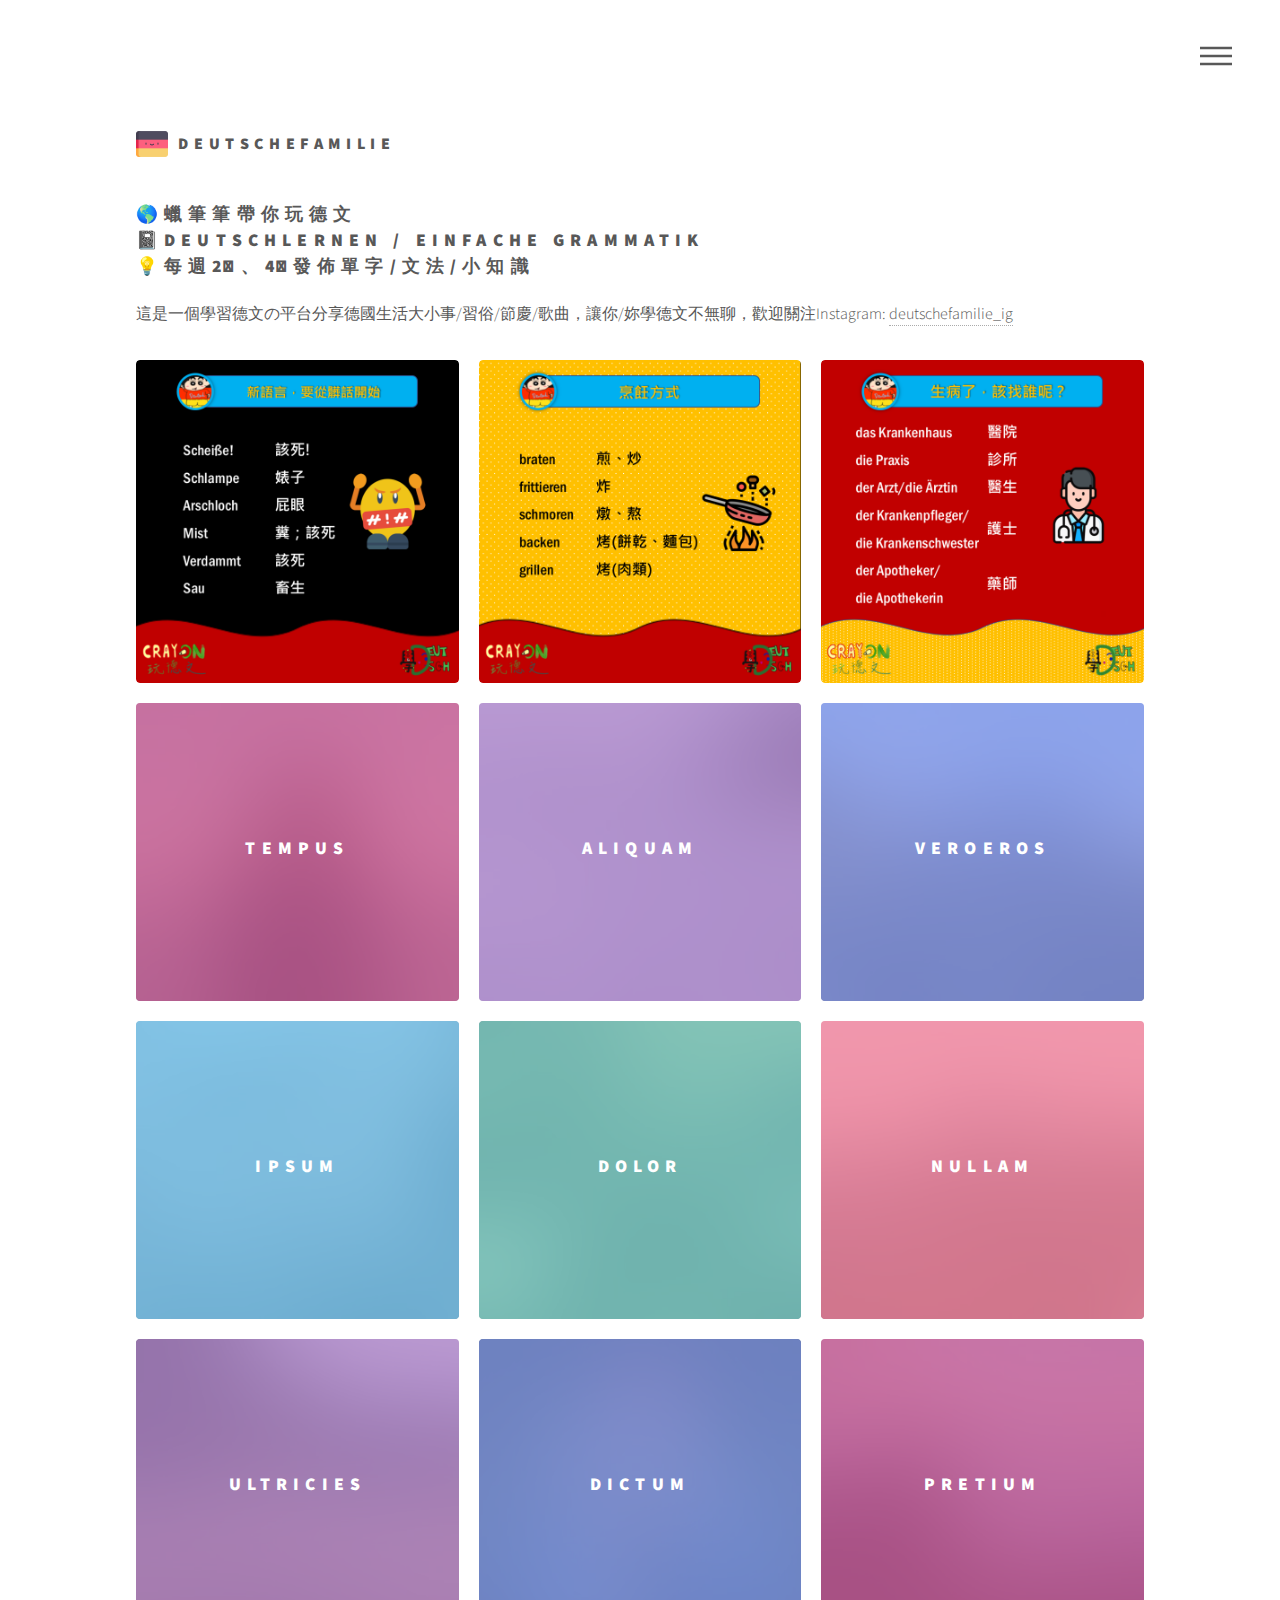
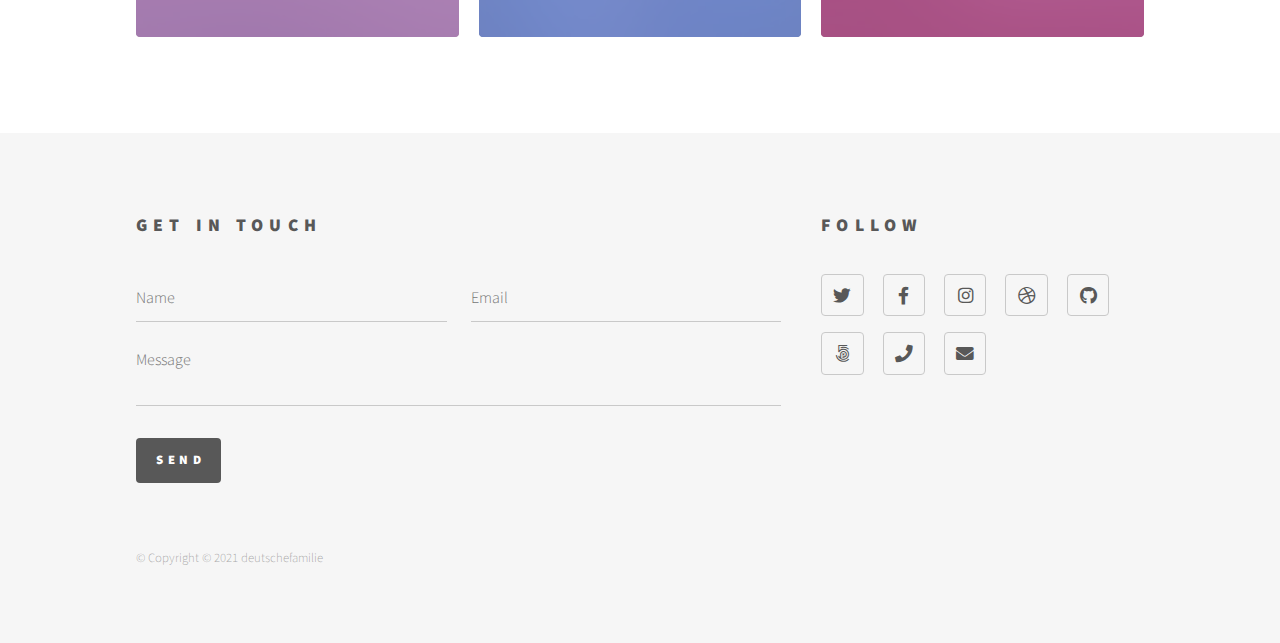
<file: index.html>
<!DOCTYPE HTML>
<html>
	<head>
		<title>deutschefamilie</title>
		<meta charset="utf-8" />
		<meta name="viewport" content="width=device-width, initial-scale=1, user-scalable=no" />
		<link rel="stylesheet" href="assets/css/main.css" />
		<noscript><link rel="stylesheet" href="assets/css/noscript.css" /></noscript>
	</head>
	<body class="is-preload">
		<!-- Wrapper -->
			<div id="wrapper">

				<!-- Header -->
					<header id="header">
						<div class="inner">

							<!-- Logo -->
								<a href="index.html" class="logo">
									<span class="symbol"><img src="images/logo.png" alt="" /></span><span class="title">deutschefamilie</span>
								</a>

							<!-- Nav -->
								<nav>
									<ul>
										<li><a href="#menu">Menu</a></li>
									</ul>
								</nav>

						</div>
					</header>

				<!-- Menu -->
					<nav id="menu">
						<h2>Menu</h2>
						<ul>
							<li><a href="index.html">Home</a></li>
							<li><a href="generic.html">Ipsum veroeros</a></li>
							<li><a href="generic.html">Tempus etiam</a></li>
							<li><a href="generic.html">Consequat dolor</a></li>
							<li><a href="elements.html">Elements</a></li>
						</ul>
					</nav>

				<!-- Main -->
					<div id="main">
						<div class="inner">
							<header>
								<h2>🌎蠟筆筆帶你玩德文
									<br> 📓Deutschlernen / einfache Grammatik     
									<br> 💡每週2⃣️、4⃣️發佈單字/文法/小知識</h2>
								<p>這是一個學習德文の平台分享德國生活大小事/習俗/節慶/歌曲，讓你/妳學德文不無聊，歡迎關注Instagram: 
								<a href="https://www.instagram.com/deutschefamilie_ig/?hl=zh-tw">deutschefamilie_ig</a><br>
								</p>
							</header>
							<section class="tiles">
								<article>
									<span class="image">
										<img src="images/81.png" alt="" />
									</span>
									<a href="https://www.instagram.com/p/CSLB8nfBji9/">
									</a>
								</article>
								<article>
									<span class="image">
										<img src="images/80.png" alt="" />
									</span>
									<a href="https://www.instagram.com/p/CSGtF9cLHiC/">
									</a>
								</article>
								<article>
									<span class="image">
										<img src="images/79.png" alt="" />
									</span>
									<a href="https://www.instagram.com/p/CR9DOCGh0p4/">
									</a>
								</article>
								<article class="style4">
									<span class="image">
										<img src="images/pic04.jpg" alt="" />
									</span>
									<a href="generic.html">
										<h2>Tempus</h2>
										<div class="content">
											<p>Sed nisl arcu euismod sit amet nisi lorem etiam dolor veroeros et feugiat.</p>
										</div>
									</a>
								</article>
								<article class="style5">
									<span class="image">
										<img src="images/pic05.jpg" alt="" />
									</span>
									<a href="generic.html">
										<h2>Aliquam</h2>
										<div class="content">
											<p>Sed nisl arcu euismod sit amet nisi lorem etiam dolor veroeros et feugiat.</p>
										</div>
									</a>
								</article>
								<article class="style6">
									<span class="image">
										<img src="images/pic06.jpg" alt="" />
									</span>
									<a href="generic.html">
										<h2>Veroeros</h2>
										<div class="content">
											<p>Sed nisl arcu euismod sit amet nisi lorem etiam dolor veroeros et feugiat.</p>
										</div>
									</a>
								</article>
								<article class="style2">
									<span class="image">
										<img src="images/pic07.jpg" alt="" />
									</span>
									<a href="generic.html">
										<h2>Ipsum</h2>
										<div class="content">
											<p>Sed nisl arcu euismod sit amet nisi lorem etiam dolor veroeros et feugiat.</p>
										</div>
									</a>
								</article>
								<article class="style3">
									<span class="image">
										<img src="images/pic08.jpg" alt="" />
									</span>
									<a href="generic.html">
										<h2>Dolor</h2>
										<div class="content">
											<p>Sed nisl arcu euismod sit amet nisi lorem etiam dolor veroeros et feugiat.</p>
										</div>
									</a>
								</article>
								<article class="style1">
									<span class="image">
										<img src="images/pic09.jpg" alt="" />
									</span>
									<a href="generic.html">
										<h2>Nullam</h2>
										<div class="content">
											<p>Sed nisl arcu euismod sit amet nisi lorem etiam dolor veroeros et feugiat.</p>
										</div>
									</a>
								</article>
								<article class="style5">
									<span class="image">
										<img src="images/pic10.jpg" alt="" />
									</span>
									<a href="generic.html">
										<h2>Ultricies</h2>
										<div class="content">
											<p>Sed nisl arcu euismod sit amet nisi lorem etiam dolor veroeros et feugiat.</p>
										</div>
									</a>
								</article>
								<article class="style6">
									<span class="image">
										<img src="images/pic11.jpg" alt="" />
									</span>
									<a href="generic.html">
										<h2>Dictum</h2>
										<div class="content">
											<p>Sed nisl arcu euismod sit amet nisi lorem etiam dolor veroeros et feugiat.</p>
										</div>
									</a>
								</article>
								<article class="style4">
									<span class="image">
										<img src="images/pic12.jpg" alt="" />
									</span>
									<a href="generic.html">
										<h2>Pretium</h2>
										<div class="content">
											<p>Sed nisl arcu euismod sit amet nisi lorem etiam dolor veroeros et feugiat.</p>
										</div>
									</a>
								</article>
							</section>
						</div>
					</div>

				<!-- Footer -->
					<footer id="footer">
						<div class="inner">
							<section>
								<h2>Get in touch</h2>
								<form method="post" action="#">
									<div class="fields">
										<div class="field half">
											<input type="text" name="name" id="name" placeholder="Name" />
										</div>
										<div class="field half">
											<input type="email" name="email" id="email" placeholder="Email" />
										</div>
										<div class="field">
											<textarea name="message" id="message" placeholder="Message"></textarea>
										</div>
									</div>
									<ul class="actions">
										<li><input type="submit" value="Send" class="primary" /></li>
									</ul>
								</form>
							</section>
							<section>
								<h2>Follow</h2>
								<ul class="icons">
									<li><a href="#" class="icon brands style2 fa-twitter"><span class="label">Twitter</span></a></li>
									<li><a href="#" class="icon brands style2 fa-facebook-f"><span class="label">Facebook</span></a></li>
									<li><a href="https://www.instagram.com/deutschefamilie_ig/" class="icon brands style2 fa-instagram"><span class="label">Instagram</span></a></li>
									<li><a href="#" class="icon brands style2 fa-dribbble"><span class="label">Dribbble</span></a></li>
									<li><a href="#" class="icon brands style2 fa-github"><span class="label">GitHub</span></a></li>
									<li><a href="#" class="icon brands style2 fa-500px"><span class="label">500px</span></a></li>
									<li><a href="#" class="icon solid style2 fa-phone"><span class="label">Phone</span></a></li>
									<li><a href="#" class="icon solid style2 fa-envelope"><span class="label">Email</span></a></li>
								</ul>
							</section>
							<ul class="copyright">
								<li>&copy; Copyright © 2021 deutschefamilie</li>
							</ul>
						</div>
					</footer>

			</div>

		<!-- Scripts -->
			<script src="assets/js/jquery.min.js"></script>
			<script src="assets/js/browser.min.js"></script>
			<script src="assets/js/breakpoints.min.js"></script>
			<script src="assets/js/util.js"></script>
			<script src="assets/js/main.js"></script>

	</body>
</html>
</file>
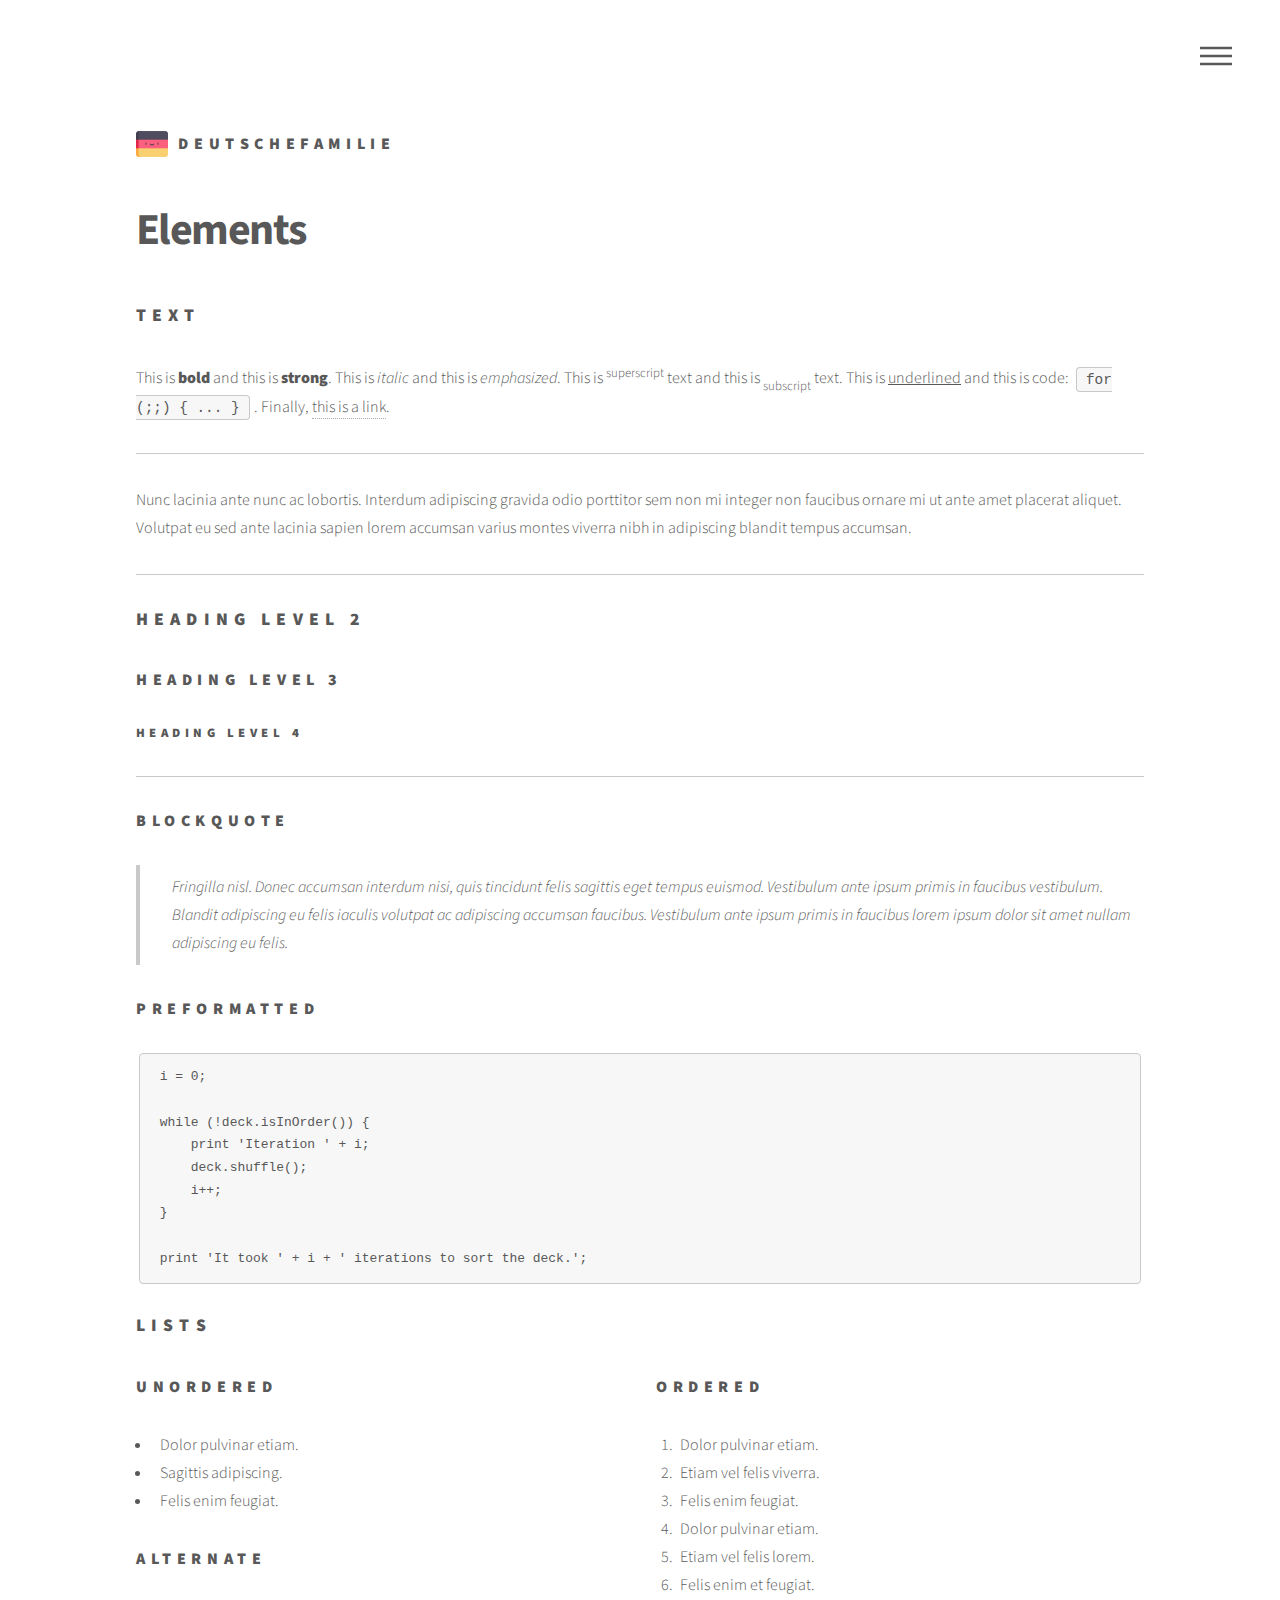
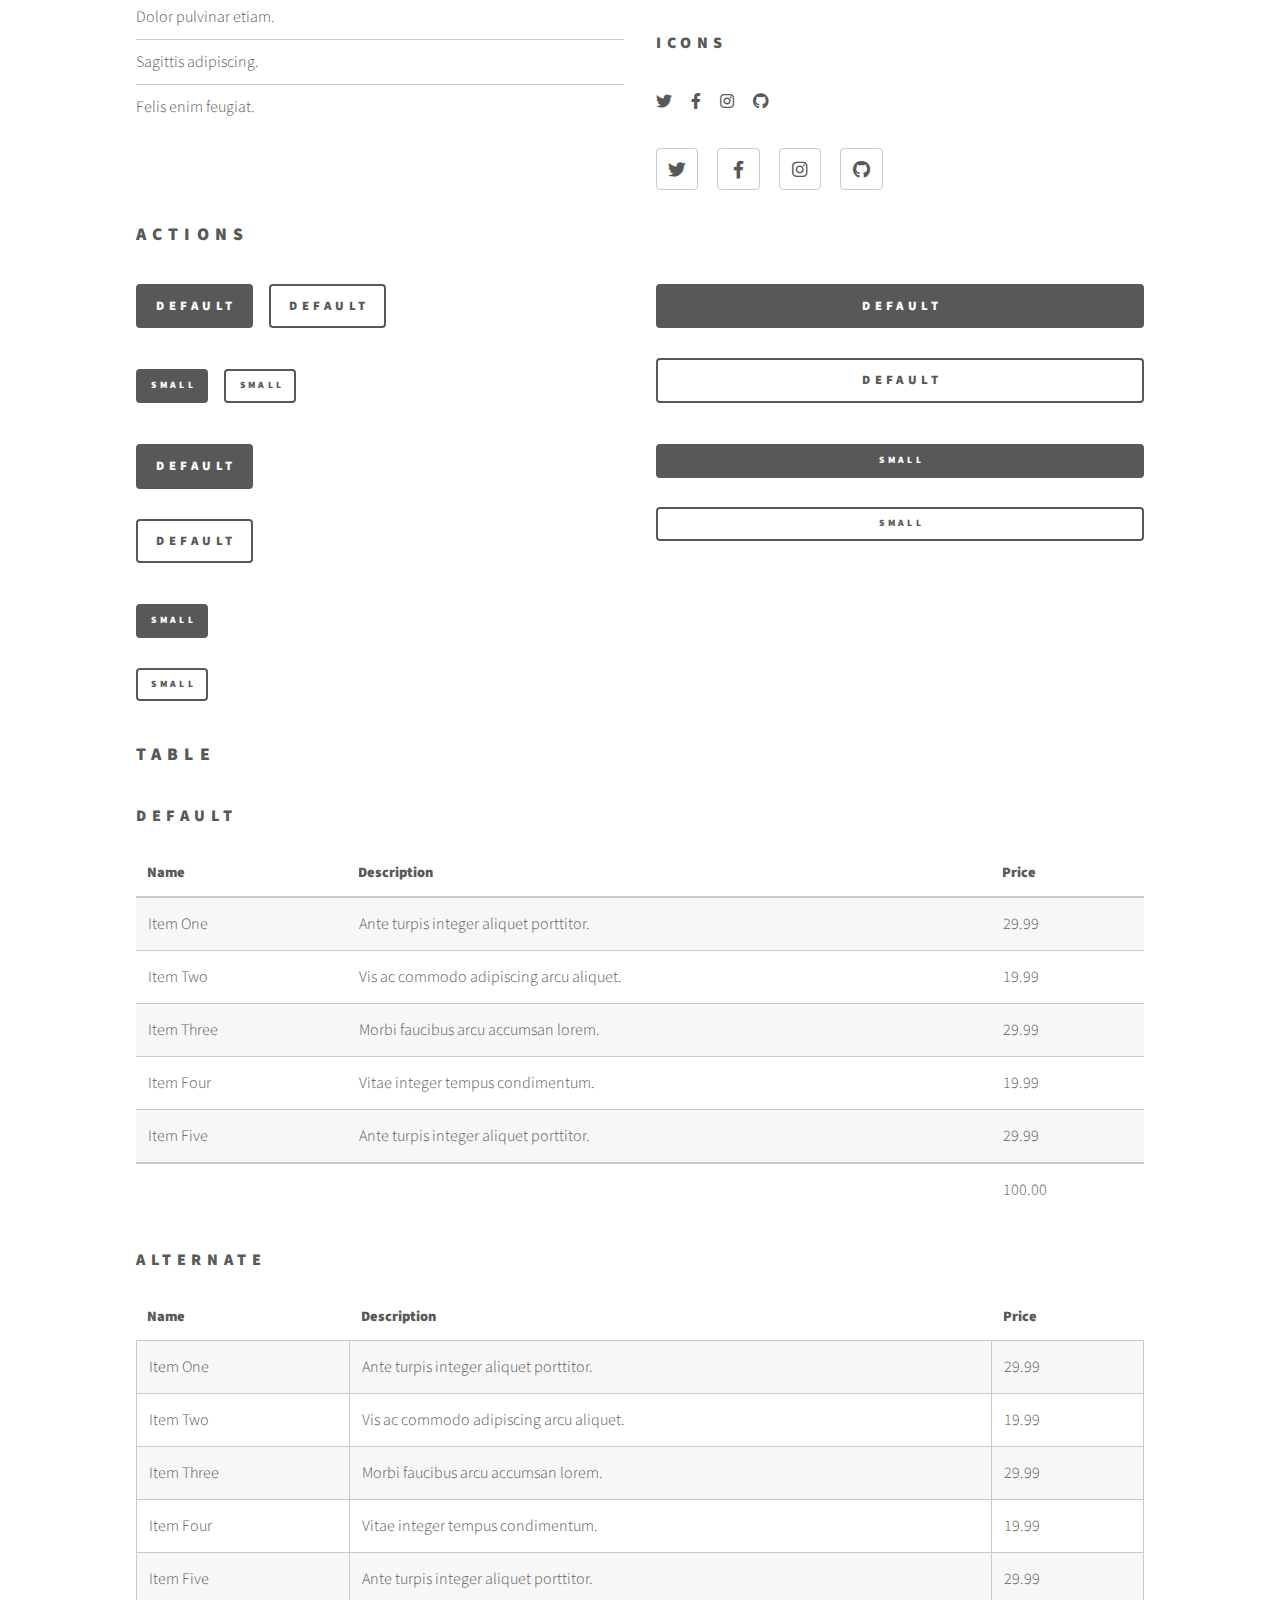
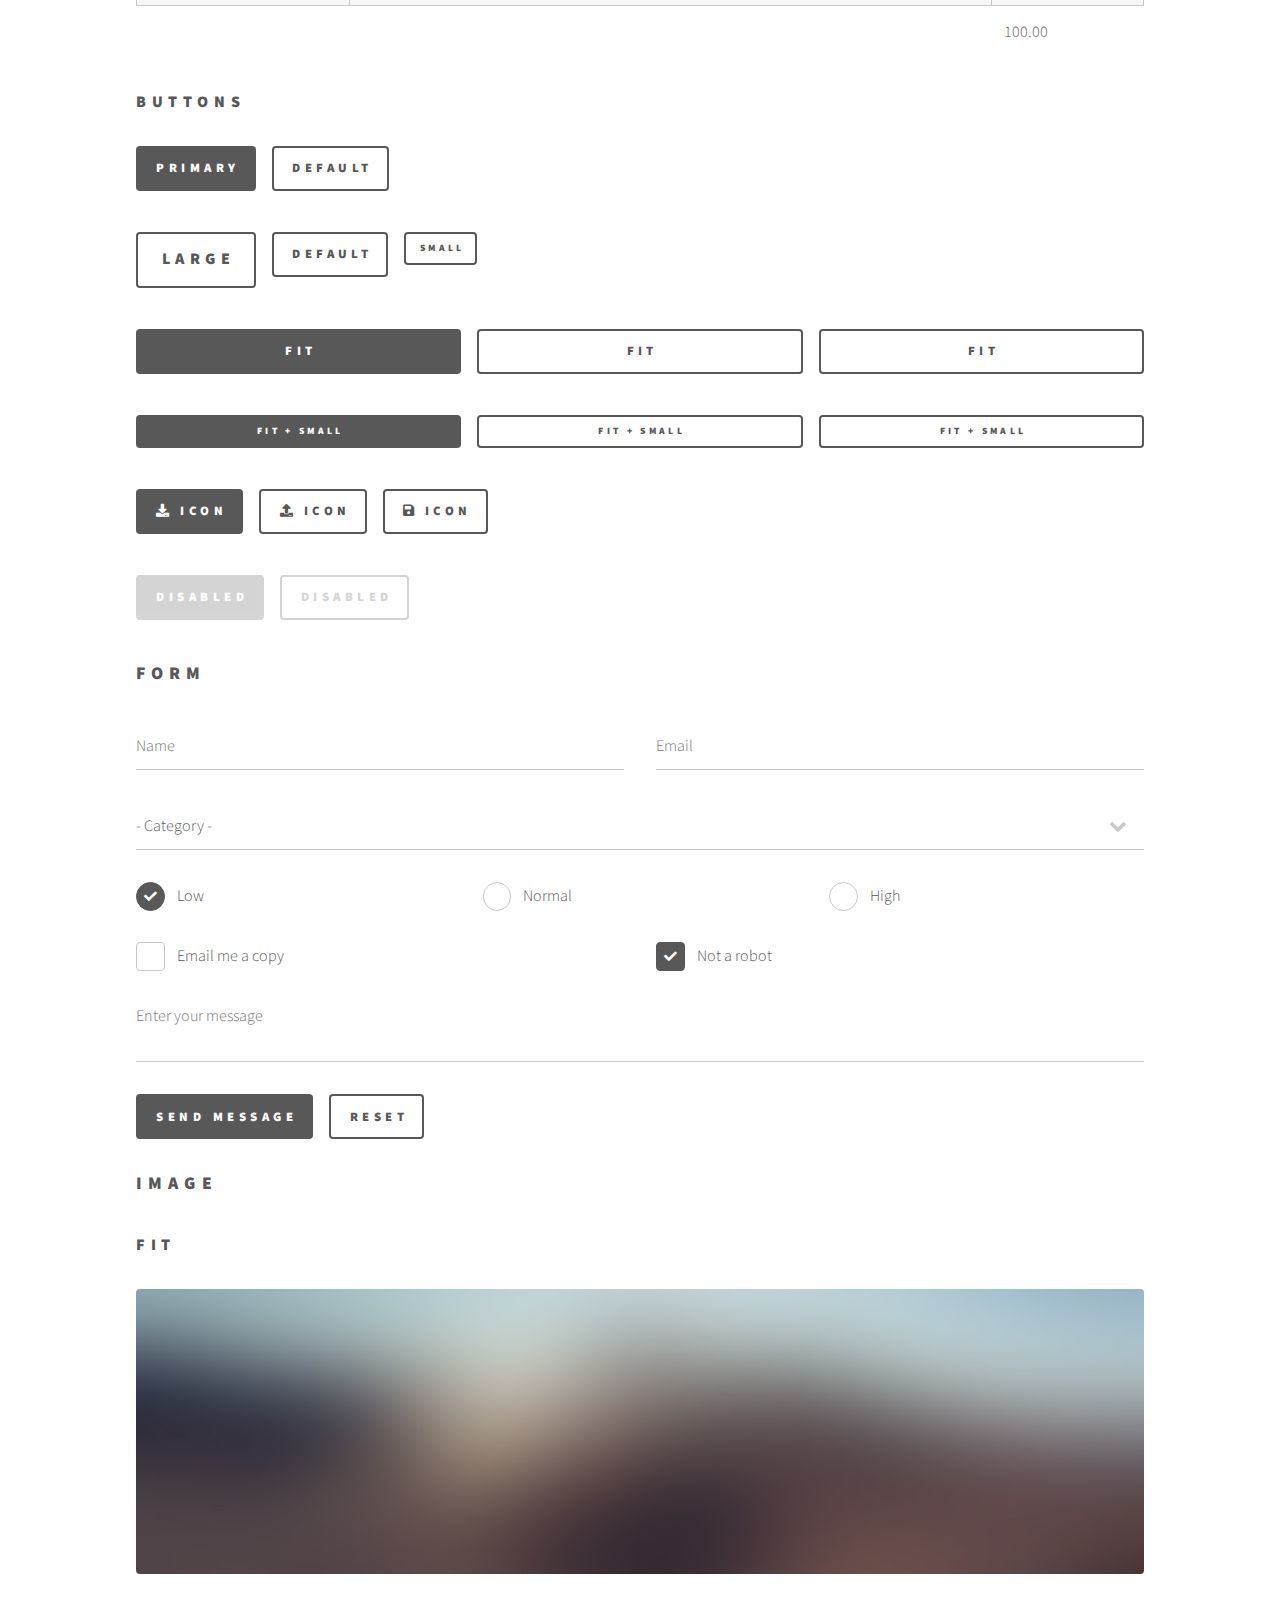
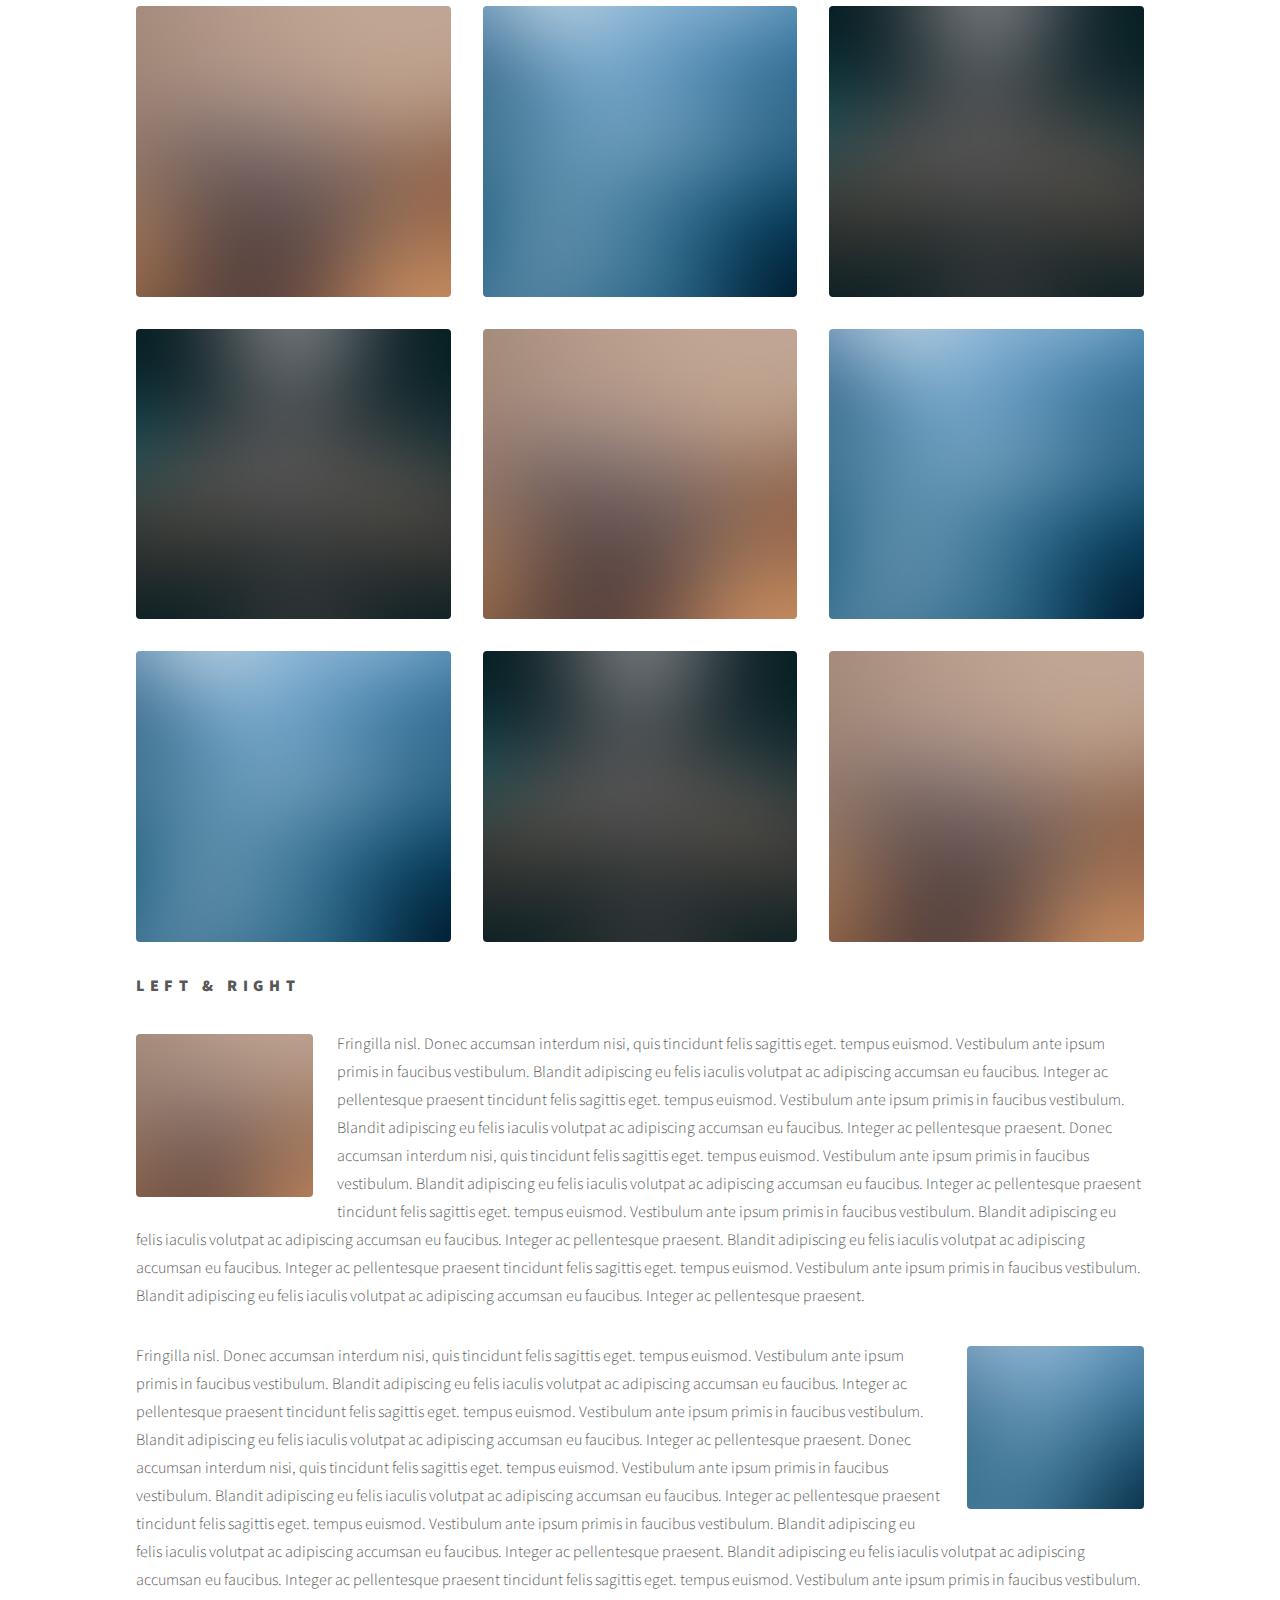
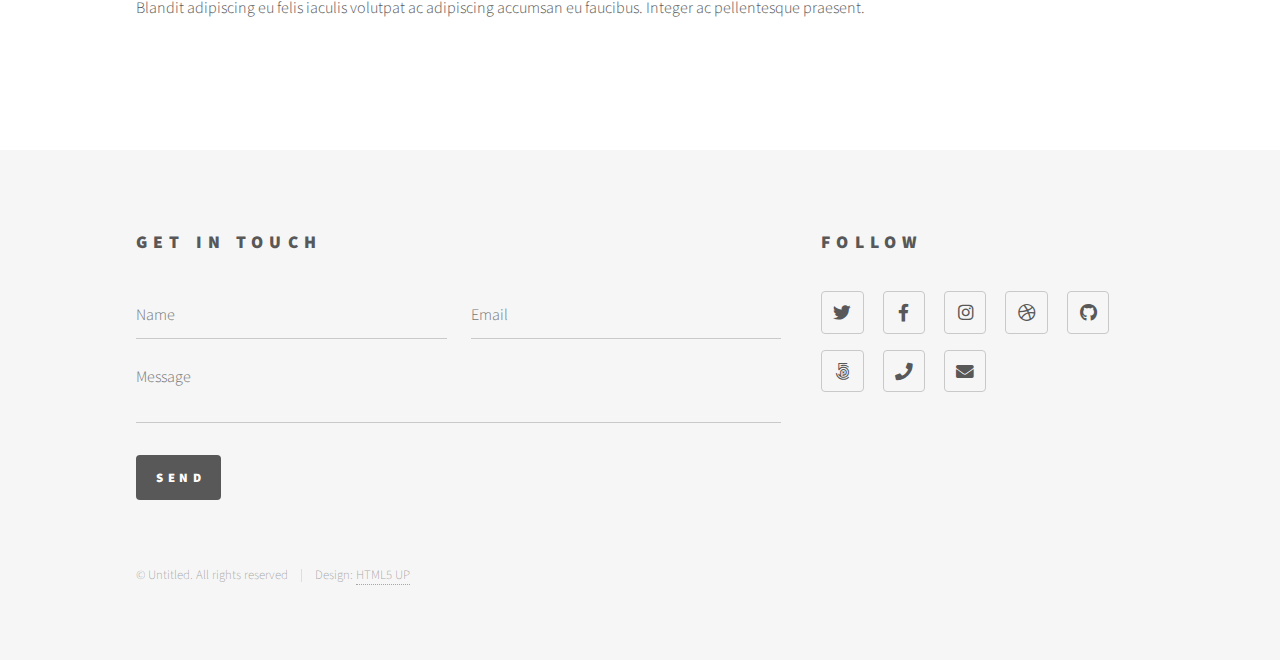
<file: elements.html>
<!DOCTYPE HTML>
<!--
	Phantom by HTML5 UP
	html5up.net | @ajlkn
	Free for personal and commercial use under the CCA 3.0 license (html5up.net/license)
-->
<html>
	<head>
		<title>deutschefamilie</title>
		<meta charset="utf-8" />
		<meta name="viewport" content="width=device-width, initial-scale=1, user-scalable=no" />
		<link rel="stylesheet" href="assets/css/main.css" />
		<noscript><link rel="stylesheet" href="assets/css/noscript.css" /></noscript>
	</head>
	<body class="is-preload">
		<!-- Wrapper -->
			<div id="wrapper">

				<!-- Header -->
					<header id="header">
						<div class="inner">

							<!-- Logo -->
								<a href="index.html" class="logo">
									<span class="symbol"><img src="images/logo.png" alt="" /></span><span class="title">deutschefamilie</span>
								</a>

							<!-- Nav -->
								<nav>
									<ul>
										<li><a href="#menu">Menu</a></li>
									</ul>
								</nav>

						</div>
					</header>

				<!-- Menu -->
					<nav id="menu">
						<h2>Menu</h2>
						<ul>
							<li><a href="index.html">Home</a></li>
							<li><a href="generic.html">Ipsum veroeros</a></li>
							<li><a href="generic.html">Tempus etiam</a></li>
							<li><a href="generic.html">Consequat dolor</a></li>
							<li><a href="elements.html">Elements</a></li>
						</ul>
					</nav>

				<!-- Main -->
					<div id="main">
						<div class="inner">
							<h1>Elements</h1>

							<!-- Text -->
								<section>
									<h2>Text</h2>
									<p>This is <b>bold</b> and this is <strong>strong</strong>. This is <i>italic</i> and this is <em>emphasized</em>.
									This is <sup>superscript</sup> text and this is <sub>subscript</sub> text.
									This is <u>underlined</u> and this is code: <code>for (;;) { ... }</code>. Finally, <a href="#">this is a link</a>.</p>
									<hr />
									<p>Nunc lacinia ante nunc ac lobortis. Interdum adipiscing gravida odio porttitor sem non mi integer non faucibus ornare mi ut ante amet placerat aliquet. Volutpat eu sed ante lacinia sapien lorem accumsan varius montes viverra nibh in adipiscing blandit tempus accumsan.</p>
									<hr />
									<h2>Heading Level 2</h2>
									<h3>Heading Level 3</h3>
									<h4>Heading Level 4</h4>
									<hr />
									<h3>Blockquote</h3>
									<blockquote>Fringilla nisl. Donec accumsan interdum nisi, quis tincidunt felis sagittis eget tempus euismod. Vestibulum ante ipsum primis in faucibus vestibulum. Blandit adipiscing eu felis iaculis volutpat ac adipiscing accumsan faucibus. Vestibulum ante ipsum primis in faucibus lorem ipsum dolor sit amet nullam adipiscing eu felis.</blockquote>
									<h3>Preformatted</h3>
									<pre><code>i = 0;

while (!deck.isInOrder()) {
    print 'Iteration ' + i;
    deck.shuffle();
    i++;
}

print 'It took ' + i + ' iterations to sort the deck.';</code></pre>
								</section>

							<!-- Lists -->
								<section>
									<h2>Lists</h2>
									<div class="row">
										<div class="col-6 col-12-medium">
											<h3>Unordered</h3>
											<ul>
												<li>Dolor pulvinar etiam.</li>
												<li>Sagittis adipiscing.</li>
												<li>Felis enim feugiat.</li>
											</ul>
											<h3>Alternate</h3>
											<ul class="alt">
												<li>Dolor pulvinar etiam.</li>
												<li>Sagittis adipiscing.</li>
												<li>Felis enim feugiat.</li>
											</ul>
										</div>
										<div class="col-6 col-12-medium">
											<h3>Ordered</h3>
											<ol>
												<li>Dolor pulvinar etiam.</li>
												<li>Etiam vel felis viverra.</li>
												<li>Felis enim feugiat.</li>
												<li>Dolor pulvinar etiam.</li>
												<li>Etiam vel felis lorem.</li>
												<li>Felis enim et feugiat.</li>
											</ol>
											<h3>Icons</h3>
											<ul class="icons">
												<li><a href="#" class="icon brands style1 fa-twitter"><span class="label">Twitter</span></a></li>
												<li><a href="#" class="icon brands style1 fa-facebook-f"><span class="label">Facebook</span></a></li>
												<li><a href="#" class="icon brands style1 fa-instagram"><span class="label">Instagram</span></a></li>
												<li><a href="#" class="icon brands style1 fa-github"><span class="label">Github</span></a></li>
											</ul>
											<ul class="icons">
												<li><a href="#" class="icon brands style2 fa-twitter"><span class="label">Twitter</span></a></li>
												<li><a href="#" class="icon brands style2 fa-facebook-f"><span class="label">Facebook</span></a></li>
												<li><a href="#" class="icon brands style2 fa-instagram"><span class="label">Instagram</span></a></li>
												<li><a href="#" class="icon brands style2 fa-github"><span class="label">Github</span></a></li>
											</ul>
										</div>
									</div>
									<h2>Actions</h2>
									<div class="row">
										<div class="col-6 col-12-medium">
											<ul class="actions">
												<li><a href="#" class="button primary">Default</a></li>
												<li><a href="#" class="button">Default</a></li>
											</ul>
											<ul class="actions small">
												<li><a href="#" class="button primary small">Small</a></li>
												<li><a href="#" class="button small">Small</a></li>
											</ul>
											<ul class="actions stacked">
												<li><a href="#" class="button primary">Default</a></li>
												<li><a href="#" class="button">Default</a></li>
											</ul>
											<ul class="actions stacked">
												<li><a href="#" class="button primary small">Small</a></li>
												<li><a href="#" class="button small">Small</a></li>
											</ul>
										</div>
										<div class="col-6 col-12-medium">
											<ul class="actions stacked">
												<li><a href="#" class="button primary fit">Default</a></li>
												<li><a href="#" class="button fit">Default</a></li>
											</ul>
											<ul class="actions stacked">
												<li><a href="#" class="button primary small fit">Small</a></li>
												<li><a href="#" class="button small fit">Small</a></li>
											</ul>
										</div>
									</div>
								</section>

							<!-- Table -->
								<section>
									<h2>Table</h2>
									<h3>Default</h3>
									<div class="table-wrapper">
										<table>
											<thead>
												<tr>
													<th>Name</th>
													<th>Description</th>
													<th>Price</th>
												</tr>
											</thead>
											<tbody>
												<tr>
													<td>Item One</td>
													<td>Ante turpis integer aliquet porttitor.</td>
													<td>29.99</td>
												</tr>
												<tr>
													<td>Item Two</td>
													<td>Vis ac commodo adipiscing arcu aliquet.</td>
													<td>19.99</td>
												</tr>
												<tr>
													<td>Item Three</td>
													<td> Morbi faucibus arcu accumsan lorem.</td>
													<td>29.99</td>
												</tr>
												<tr>
													<td>Item Four</td>
													<td>Vitae integer tempus condimentum.</td>
													<td>19.99</td>
												</tr>
												<tr>
													<td>Item Five</td>
													<td>Ante turpis integer aliquet porttitor.</td>
													<td>29.99</td>
												</tr>
											</tbody>
											<tfoot>
												<tr>
													<td colspan="2"></td>
													<td>100.00</td>
												</tr>
											</tfoot>
										</table>
									</div>

									<h3>Alternate</h3>
									<div class="table-wrapper">
										<table class="alt">
											<thead>
												<tr>
													<th>Name</th>
													<th>Description</th>
													<th>Price</th>
												</tr>
											</thead>
											<tbody>
												<tr>
													<td>Item One</td>
													<td>Ante turpis integer aliquet porttitor.</td>
													<td>29.99</td>
												</tr>
												<tr>
													<td>Item Two</td>
													<td>Vis ac commodo adipiscing arcu aliquet.</td>
													<td>19.99</td>
												</tr>
												<tr>
													<td>Item Three</td>
													<td> Morbi faucibus arcu accumsan lorem.</td>
													<td>29.99</td>
												</tr>
												<tr>
													<td>Item Four</td>
													<td>Vitae integer tempus condimentum.</td>
													<td>19.99</td>
												</tr>
												<tr>
													<td>Item Five</td>
													<td>Ante turpis integer aliquet porttitor.</td>
													<td>29.99</td>
												</tr>
											</tbody>
											<tfoot>
												<tr>
													<td colspan="2"></td>
													<td>100.00</td>
												</tr>
											</tfoot>
										</table>
									</div>
								</section>

							<!-- Buttons -->
								<section>
									<h3>Buttons</h3>
									<ul class="actions">
										<li><a href="#" class="button primary">Primary</a></li>
										<li><a href="#" class="button">Default</a></li>
									</ul>
									<ul class="actions">
										<li><a href="#" class="button large">Large</a></li>
										<li><a href="#" class="button">Default</a></li>
										<li><a href="#" class="button small">Small</a></li>
									</ul>
									<ul class="actions fit">
										<li><a href="#" class="button primary fit">Fit</a></li>
										<li><a href="#" class="button fit">Fit</a></li>
										<li><a href="#" class="button fit">Fit</a></li>
									</ul>
									<ul class="actions fit small">
										<li><a href="#" class="button primary fit small">Fit + Small</a></li>
										<li><a href="#" class="button fit small">Fit + Small</a></li>
										<li><a href="#" class="button fit small">Fit + Small</a></li>
									</ul>
									<ul class="actions">
										<li><a href="#" class="button primary icon solid fa-download">Icon</a></li>
										<li><a href="#" class="button icon solid fa-upload">Icon</a></li>
										<li><a href="#" class="button icon solid fa-save">Icon</a></li>
									</ul>
									<ul class="actions">
										<li><span class="button primary disabled">Disabled</span></li>
										<li><span class="button disabled">Disabled</span></li>
									</ul>
								</section>

							<!-- Form -->
								<section>
									<h2>Form</h2>
									<form method="post" action="#">
										<div class="row gtr-uniform">
											<div class="col-6 col-12-xsmall">
												<input type="text" name="demo-name" id="demo-name" value="" placeholder="Name" />
											</div>
											<div class="col-6 col-12-xsmall">
												<input type="email" name="demo-email" id="demo-email" value="" placeholder="Email" />
											</div>
											<div class="col-12">
												<select name="demo-category" id="demo-category">
													<option value="">- Category -</option>
													<option value="1">Manufacturing</option>
													<option value="1">Shipping</option>
													<option value="1">Administration</option>
													<option value="1">Human Resources</option>
												</select>
											</div>
											<div class="col-4 col-12-small">
												<input type="radio" id="demo-priority-low" name="demo-priority" checked>
												<label for="demo-priority-low">Low</label>
											</div>
											<div class="col-4 col-12-small">
												<input type="radio" id="demo-priority-normal" name="demo-priority">
												<label for="demo-priority-normal">Normal</label>
											</div>
											<div class="col-4 col-12-small">
												<input type="radio" id="demo-priority-high" name="demo-priority">
												<label for="demo-priority-high">High</label>
											</div>
											<div class="col-6 col-12-small">
												<input type="checkbox" id="demo-copy" name="demo-copy">
												<label for="demo-copy">Email me a copy</label>
											</div>
											<div class="col-6 col-12-small">
												<input type="checkbox" id="demo-human" name="demo-human" checked>
												<label for="demo-human">Not a robot</label>
											</div>
											<div class="col-12">
												<textarea name="demo-message" id="demo-message" placeholder="Enter your message" rows="6"></textarea>
											</div>
											<div class="col-12">
												<ul class="actions">
													<li><input type="submit" value="Send Message" class="primary" /></li>
													<li><input type="reset" value="Reset" /></li>
												</ul>
											</div>
										</div>
									</form>
								</section>

							<!-- Image -->
								<section>
									<h2>Image</h2>
									<h3>Fit</h3>
									<div class="box alt">
										<div class="row gtr-uniform">
											<div class="col-12"><span class="image fit"><img src="images/pic13.jpg" alt="" /></span></div>
											<div class="col-4"><span class="image fit"><img src="images/pic01.jpg" alt="" /></span></div>
											<div class="col-4"><span class="image fit"><img src="images/pic02.jpg" alt="" /></span></div>
											<div class="col-4"><span class="image fit"><img src="images/pic03.jpg" alt="" /></span></div>
											<div class="col-4"><span class="image fit"><img src="images/pic03.jpg" alt="" /></span></div>
											<div class="col-4"><span class="image fit"><img src="images/pic01.jpg" alt="" /></span></div>
											<div class="col-4"><span class="image fit"><img src="images/pic02.jpg" alt="" /></span></div>
											<div class="col-4"><span class="image fit"><img src="images/pic02.jpg" alt="" /></span></div>
											<div class="col-4"><span class="image fit"><img src="images/pic03.jpg" alt="" /></span></div>
											<div class="col-4"><span class="image fit"><img src="images/pic01.jpg" alt="" /></span></div>
										</div>
									</div>
									<h3>Left &amp; Right</h3>
									<p><span class="image left"><img src="images/pic14.jpg" alt="" /></span>Fringilla nisl. Donec accumsan interdum nisi, quis tincidunt felis sagittis eget. tempus euismod. Vestibulum ante ipsum primis in faucibus vestibulum. Blandit adipiscing eu felis iaculis volutpat ac adipiscing accumsan eu faucibus. Integer ac pellentesque praesent tincidunt felis sagittis eget. tempus euismod. Vestibulum ante ipsum primis in faucibus vestibulum. Blandit adipiscing eu felis iaculis volutpat ac adipiscing accumsan eu faucibus. Integer ac pellentesque praesent. Donec accumsan interdum nisi, quis tincidunt felis sagittis eget. tempus euismod. Vestibulum ante ipsum primis in faucibus vestibulum. Blandit adipiscing eu felis iaculis volutpat ac adipiscing accumsan eu faucibus. Integer ac pellentesque praesent tincidunt felis sagittis eget. tempus euismod. Vestibulum ante ipsum primis in faucibus vestibulum. Blandit adipiscing eu felis iaculis volutpat ac adipiscing accumsan eu faucibus. Integer ac pellentesque praesent. Blandit adipiscing eu felis iaculis volutpat ac adipiscing accumsan eu faucibus. Integer ac pellentesque praesent tincidunt felis sagittis eget. tempus euismod. Vestibulum ante ipsum primis in faucibus vestibulum. Blandit adipiscing eu felis iaculis volutpat ac adipiscing accumsan eu faucibus. Integer ac pellentesque praesent.</p>
									<p><span class="image right"><img src="images/pic15.jpg" alt="" /></span>Fringilla nisl. Donec accumsan interdum nisi, quis tincidunt felis sagittis eget. tempus euismod. Vestibulum ante ipsum primis in faucibus vestibulum. Blandit adipiscing eu felis iaculis volutpat ac adipiscing accumsan eu faucibus. Integer ac pellentesque praesent tincidunt felis sagittis eget. tempus euismod. Vestibulum ante ipsum primis in faucibus vestibulum. Blandit adipiscing eu felis iaculis volutpat ac adipiscing accumsan eu faucibus. Integer ac pellentesque praesent. Donec accumsan interdum nisi, quis tincidunt felis sagittis eget. tempus euismod. Vestibulum ante ipsum primis in faucibus vestibulum. Blandit adipiscing eu felis iaculis volutpat ac adipiscing accumsan eu faucibus. Integer ac pellentesque praesent tincidunt felis sagittis eget. tempus euismod. Vestibulum ante ipsum primis in faucibus vestibulum. Blandit adipiscing eu felis iaculis volutpat ac adipiscing accumsan eu faucibus. Integer ac pellentesque praesent. Blandit adipiscing eu felis iaculis volutpat ac adipiscing accumsan eu faucibus. Integer ac pellentesque praesent tincidunt felis sagittis eget. tempus euismod. Vestibulum ante ipsum primis in faucibus vestibulum. Blandit adipiscing eu felis iaculis volutpat ac adipiscing accumsan eu faucibus. Integer ac pellentesque praesent.</p>
								</section>

						</div>
					</div>

				<!-- Footer -->
					<footer id="footer">
						<div class="inner">
							<section>
								<h2>Get in touch</h2>
								<form method="post" action="#">
									<div class="fields">
										<div class="field half">
											<input type="text" name="name" id="name" placeholder="Name" />
										</div>
										<div class="field half">
											<input type="email" name="email" id="email" placeholder="Email" />
										</div>
										<div class="field">
											<textarea name="message" id="message" placeholder="Message"></textarea>
										</div>
									</div>
									<ul class="actions">
										<li><input type="submit" value="Send" class="primary" /></li>
									</ul>
								</form>
							</section>
							<section>
								<h2>Follow</h2>
								<ul class="icons">
									<li><a href="#" class="icon brands style2 fa-twitter"><span class="label">Twitter</span></a></li>
									<li><a href="#" class="icon brands style2 fa-facebook-f"><span class="label">Facebook</span></a></li>
									<li><a href="#" class="icon brands style2 fa-instagram"><span class="label">Instagram</span></a></li>
									<li><a href="#" class="icon brands style2 fa-dribbble"><span class="label">Dribbble</span></a></li>
									<li><a href="#" class="icon brands style2 fa-github"><span class="label">GitHub</span></a></li>
									<li><a href="#" class="icon brands style2 fa-500px"><span class="label">500px</span></a></li>
									<li><a href="#" class="icon solid style2 fa-phone"><span class="label">Phone</span></a></li>
									<li><a href="#" class="icon solid style2 fa-envelope"><span class="label">Email</span></a></li>
								</ul>
							</section>
							<ul class="copyright">
								<li>&copy; Untitled. All rights reserved</li><li>Design: <a href="http://html5up.net">HTML5 UP</a></li>
							</ul>
						</div>
					</footer>

			</div>

		<!-- Scripts -->
			<script src="assets/js/jquery.min.js"></script>
			<script src="assets/js/browser.min.js"></script>
			<script src="assets/js/breakpoints.min.js"></script>
			<script src="assets/js/util.js"></script>
			<script src="assets/js/main.js"></script>

	</body>
</html>
</file>
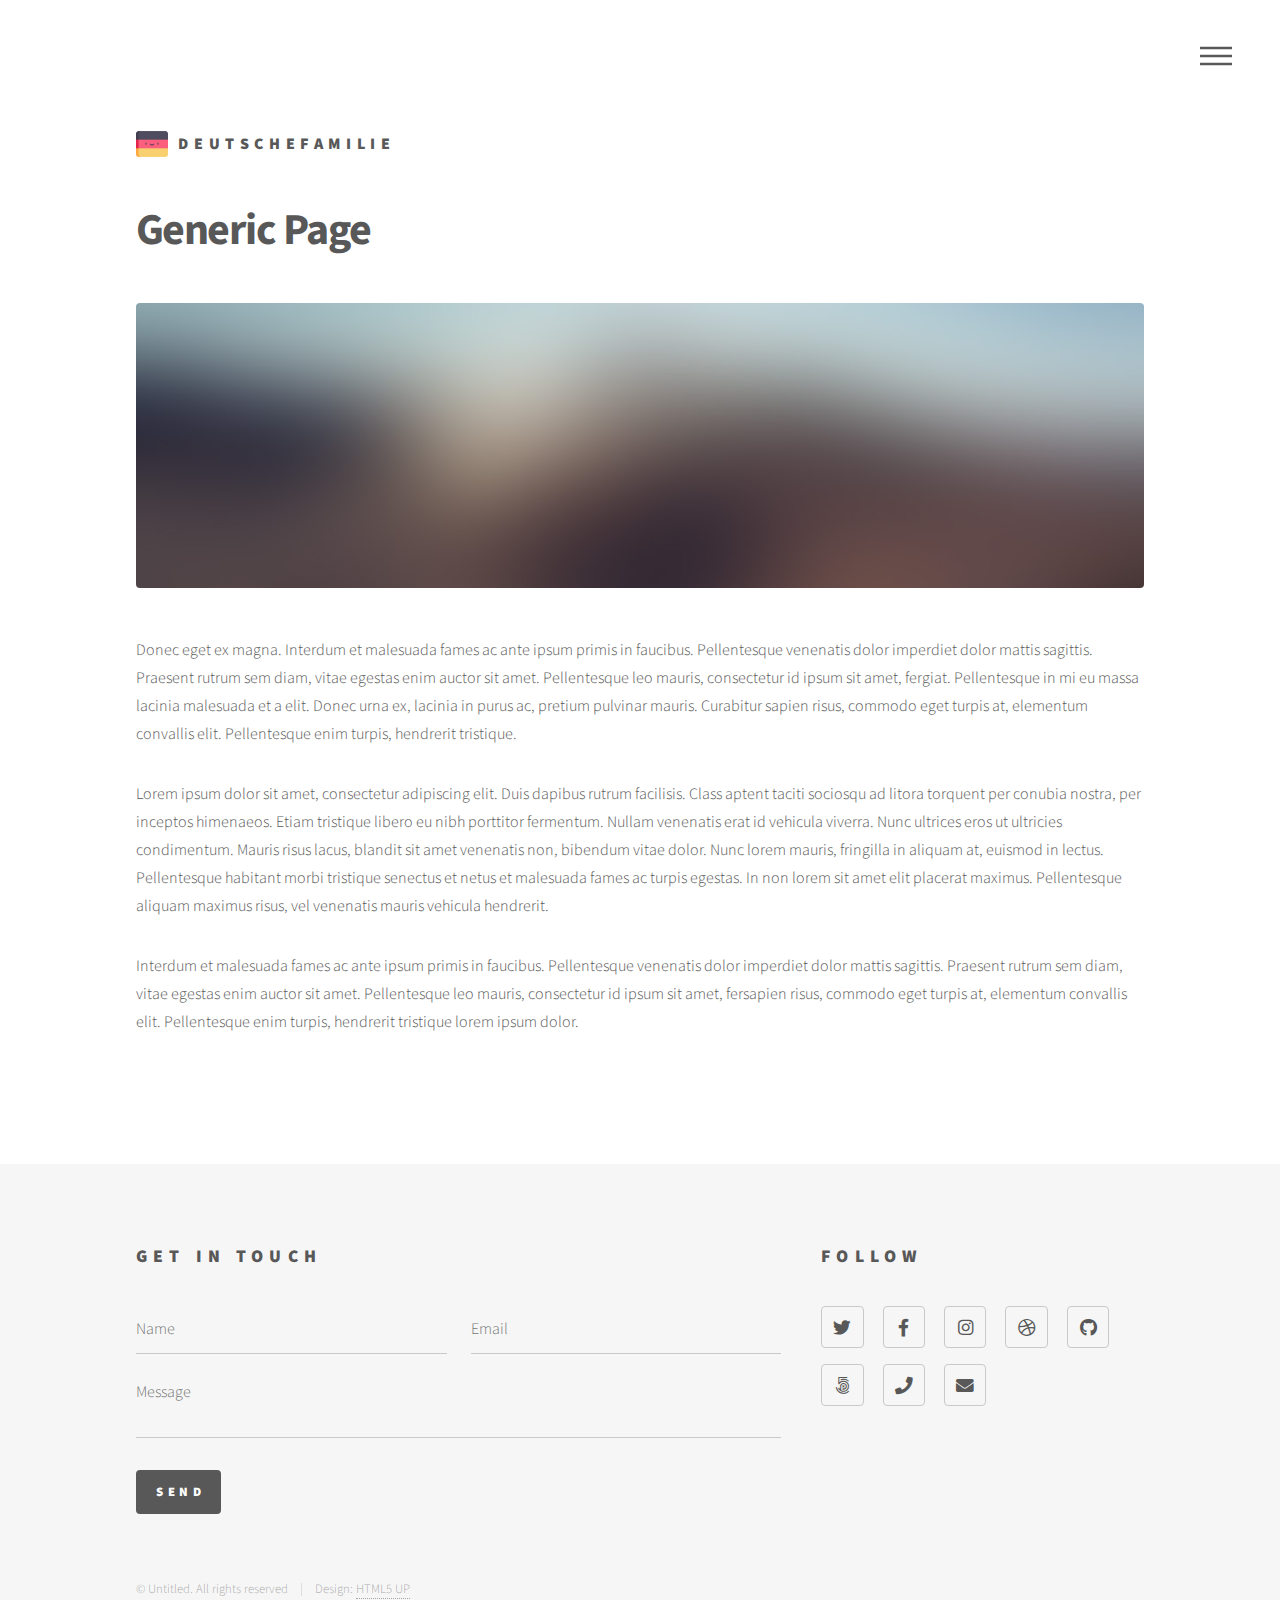
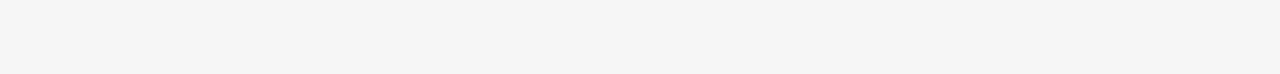
<file: generic.html>
<!DOCTYPE HTML>
<!--
	Phantom by HTML5 UP
	html5up.net | @ajlkn
	Free for personal and commercial use under the CCA 3.0 license (html5up.net/license)
-->
<html>
	<head>
		<title>deutschefamilie</title>
		<meta charset="utf-8" />
		<meta name="viewport" content="width=device-width, initial-scale=1, user-scalable=no" />
		<link rel="stylesheet" href="assets/css/main.css" />
		<noscript><link rel="stylesheet" href="assets/css/noscript.css" /></noscript>
	</head>
	<body class="is-preload">
		<!-- Wrapper -->
			<div id="wrapper">

				<!-- Header -->
					<header id="header">
						<div class="inner">

							<!-- Logo -->
								<a href="index.html" class="logo">
									<span class="symbol"><img src="images/logo.png" alt="" /></span><span class="title">deutschefamilie</span>
								</a>

							<!-- Nav -->
								<nav>
									<ul>
										<li><a href="#menu">Menu</a></li>
									</ul>
								</nav>

						</div>
					</header>

				<!-- Menu -->
					<nav id="menu">
						<h2>Menu</h2>
						<ul>
							<li><a href="index.html">Home</a></li>
							<li><a href="generic.html">Ipsum veroeros</a></li>
							<li><a href="generic.html">Tempus etiam</a></li>
							<li><a href="generic.html">Consequat dolor</a></li>
							<li><a href="elements.html">Elements</a></li>
						</ul>
					</nav>

				<!-- Main -->
					<div id="main">
						<div class="inner">
							<h1>Generic Page</h1>
							<span class="image main"><img src="images/pic13.jpg" alt="" /></span>
							<p>Donec eget ex magna. Interdum et malesuada fames ac ante ipsum primis in faucibus. Pellentesque venenatis dolor imperdiet dolor mattis sagittis. Praesent rutrum sem diam, vitae egestas enim auctor sit amet. Pellentesque leo mauris, consectetur id ipsum sit amet, fergiat. Pellentesque in mi eu massa lacinia malesuada et a elit. Donec urna ex, lacinia in purus ac, pretium pulvinar mauris. Curabitur sapien risus, commodo eget turpis at, elementum convallis elit. Pellentesque enim turpis, hendrerit tristique.</p>
							<p>Lorem ipsum dolor sit amet, consectetur adipiscing elit. Duis dapibus rutrum facilisis. Class aptent taciti sociosqu ad litora torquent per conubia nostra, per inceptos himenaeos. Etiam tristique libero eu nibh porttitor fermentum. Nullam venenatis erat id vehicula viverra. Nunc ultrices eros ut ultricies condimentum. Mauris risus lacus, blandit sit amet venenatis non, bibendum vitae dolor. Nunc lorem mauris, fringilla in aliquam at, euismod in lectus. Pellentesque habitant morbi tristique senectus et netus et malesuada fames ac turpis egestas. In non lorem sit amet elit placerat maximus. Pellentesque aliquam maximus risus, vel venenatis mauris vehicula hendrerit.</p>
							<p>Interdum et malesuada fames ac ante ipsum primis in faucibus. Pellentesque venenatis dolor imperdiet dolor mattis sagittis. Praesent rutrum sem diam, vitae egestas enim auctor sit amet. Pellentesque leo mauris, consectetur id ipsum sit amet, fersapien risus, commodo eget turpis at, elementum convallis elit. Pellentesque enim turpis, hendrerit tristique lorem ipsum dolor.</p>
						</div>
					</div>

				<!-- Footer -->
					<footer id="footer">
						<div class="inner">
							<section>
								<h2>Get in touch</h2>
								<form method="post" action="#">
									<div class="fields">
										<div class="field half">
											<input type="text" name="name" id="name" placeholder="Name" />
										</div>
										<div class="field half">
											<input type="email" name="email" id="email" placeholder="Email" />
										</div>
										<div class="field">
											<textarea name="message" id="message" placeholder="Message"></textarea>
										</div>
									</div>
									<ul class="actions">
										<li><input type="submit" value="Send" class="primary" /></li>
									</ul>
								</form>
							</section>
							<section>
								<h2>Follow</h2>
								<ul class="icons">
									<li><a href="#" class="icon brands style2 fa-twitter"><span class="label">Twitter</span></a></li>
									<li><a href="#" class="icon brands style2 fa-facebook-f"><span class="label">Facebook</span></a></li>
									<li><a href="#" class="icon brands style2 fa-instagram"><span class="label">Instagram</span></a></li>
									<li><a href="#" class="icon brands style2 fa-dribbble"><span class="label">Dribbble</span></a></li>
									<li><a href="#" class="icon brands style2 fa-github"><span class="label">GitHub</span></a></li>
									<li><a href="#" class="icon brands style2 fa-500px"><span class="label">500px</span></a></li>
									<li><a href="#" class="icon solid style2 fa-phone"><span class="label">Phone</span></a></li>
									<li><a href="#" class="icon solid style2 fa-envelope"><span class="label">Email</span></a></li>
								</ul>
							</section>
							<ul class="copyright">
								<li>&copy; Untitled. All rights reserved</li><li>Design: <a href="http://html5up.net">HTML5 UP</a></li>
							</ul>
						</div>
					</footer>

			</div>

		<!-- Scripts -->
			<script src="assets/js/jquery.min.js"></script>
			<script src="assets/js/browser.min.js"></script>
			<script src="assets/js/breakpoints.min.js"></script>
			<script src="assets/js/util.js"></script>
			<script src="assets/js/main.js"></script>

	</body>
</html>
</file>
<file: assets/css/noscript.css>
/*
	Phantom by HTML5 UP
	html5up.net | @ajlkn
	Free for personal and commercial use under the CCA 3.0 license (html5up.net/license)
*/

/* Tiles */

	body.is-preload .tiles article {
		-moz-transform: none;
		-webkit-transform: none;
		-ms-transform: none;
		transform: none;
		opacity: 1;
	}
</file>
<file: assets/css/main.css>
@import url(fontawesome-all.min.css);
@import url("https://fonts.googleapis.com/css?family=Source+Sans+Pro:300,700,900");

/*
	Phantom by HTML5 UP
	html5up.net | @ajlkn
	Free for personal and commercial use under the CCA 3.0 license (html5up.net/license)
*/

html, body, div, span, applet, object,
iframe, h1, h2, h3, h4, h5, h6, p, blockquote,
pre, a, abbr, acronym, address, big, cite,
code, del, dfn, em, img, ins, kbd, q, s, samp,
small, strike, strong, sub, sup, tt, var, b,
u, i, center, dl, dt, dd, ol, ul, li, fieldset,
form, label, legend, table, caption, tbody,
tfoot, thead, tr, th, td, article, aside,
canvas, details, embed, figure, figcaption,
footer, header, hgroup, menu, nav, output, ruby,
section, summary, time, mark, audio, video {
	margin: 0;
	padding: 0;
	border: 0;
	font-size: 100%;
	font: inherit;
	vertical-align: baseline;}

article, aside, details, figcaption, figure,
footer, header, hgroup, menu, nav, section {
	display: block;}

body {
	line-height: 1;
}

ol, ul {
	list-style: none;
}

blockquote, q {
	quotes: none;
}

	blockquote:before, blockquote:after, q:before, q:after {
		content: '';
		content: none;
	}

table {
	border-collapse: collapse;
	border-spacing: 0;
}

body {
	-webkit-text-size-adjust: none;
}

mark {
	background-color: transparent;
	color: inherit;
}

input::-moz-focus-inner {
	border: 0;
	padding: 0;
}

input, select, textarea {
	-moz-appearance: none;
	-webkit-appearance: none;
	-ms-appearance: none;
	appearance: none;
}

/* Basic */

	@-ms-viewport {
		width: device-width;
	}

	body {
		-ms-overflow-style: scrollbar;
	}

	@media screen and (max-width: 480px) {

		html, body {
			min-width: 320px;
		}

	}

	html {
		box-sizing: border-box;
	}

	*, *:before, *:after {
		box-sizing: inherit;
	}

	body {
		background: #ffffff;
	}

		body.is-preload *, body.is-preload *:before, body.is-preload *:after {
			-moz-animation: none !important;
			-webkit-animation: none !important;
			-ms-animation: none !important;
			animation: none !important;
			-moz-transition: none !important;
			-webkit-transition: none !important;
			-ms-transition: none !important;
			transition: none !important;
		}

/* Type */

	body, input, select, textarea {
		color: #585858;
		font-family: "Source Sans Pro", Helvetica, sans-serif;
		font-size: 16pt;
		font-weight: 300;
		line-height: 1.75;
	}

		@media screen and (max-width: 1680px) {

			body, input, select, textarea {
				font-size: 14pt;
			}

		}

		@media screen and (max-width: 1280px) {

			body, input, select, textarea {
				font-size: 12pt;
			}

		}

	a {
		-moz-transition: border-bottom-color 0.2s ease, color 0.2s ease;
		-webkit-transition: border-bottom-color 0.2s ease, color 0.2s ease;
		-ms-transition: border-bottom-color 0.2s ease, color 0.2s ease;
		transition: border-bottom-color 0.2s ease, color 0.2s ease;
		text-decoration: none;
		color: #585858;
		border-bottom: dotted 1px rgba(88, 88, 88, 0.5);
	}

		a:hover {
			border-bottom-color: transparent;
			color: #f2849e !important;
		}

	strong, b {
		font-weight: 900;
	}

	em, i {
		font-style: italic;
	}

	p {
		margin: 0 0 2em 0;
	}

	h1 {
		font-size: 2.75em;
		font-weight: 700;
		line-height: 1.3;
		margin: 0 0 1em 0;
		letter-spacing: -0.035em;
	}

		h1 a {
			color: inherit;
		}

		@media screen and (max-width: 736px) {

			h1 {
				font-size: 2em;
				margin: 0 0 1em 0;
			}

		}

		@media screen and (max-width: 360px) {

			h1 {
				font-size: 1.75em;
			}

		}

	h2, h3, h4, h5, h6 {
		font-weight: 900;
		line-height: 1.5;
		margin: 0 0 2em 0;
		text-transform: uppercase;
		letter-spacing: 0.35em;
	}

		h2 a, h3 a, h4 a, h5 a, h6 a {
			color: inherit;
		}

	h2 {
		font-size: 1.1em;
	}

	h3 {
		font-size: 1em;
	}

	h4 {
		font-size: 0.8em;
	}

	h5 {
		font-size: 0.8em;
	}

	h6 {
		font-size: 0.8em;
	}

	@media screen and (max-width: 980px) {

		h1 br, h2 br, h3 br, h4 br, h5 br, h6 br {
			display: none;
		}

	}

	@media screen and (max-width: 736px) {

		h2 {
			font-size: 1em;
		}

		h3 {
			font-size: 0.8em;
		}

	}

	sub {
		font-size: 0.8em;
		position: relative;
		top: 0.5em;
	}

	sup {
		font-size: 0.8em;
		position: relative;
		top: -0.5em;
	}

	blockquote {
		border-left: solid 4px #c9c9c9;
		font-style: italic;
		margin: 0 0 2em 0;
		padding: 0.5em 0 0.5em 2em;
	}

	code {
		background: rgba(144, 144, 144, 0.075);
		border-radius: 4px;
		border: solid 1px #c9c9c9;
		font-family: "Courier New", monospace;
		font-size: 0.9em;
		margin: 0 0.25em;
		padding: 0.25em 0.65em;
	}

	pre {
		-webkit-overflow-scrolling: touch;
		font-family: "Courier New", monospace;
		font-size: 0.9em;
		margin: 0 0 2em 0;
	}

		pre code {
			display: block;
			line-height: 1.75;
			padding: 1em 1.5em;
			overflow-x: auto;
		}

	hr {
		border: 0;
		border-bottom: solid 1px #c9c9c9;
		margin: 2em 0;
	}

		hr.major {
			margin: 3em 0;
		}

	.align-left {
		text-align: left;
	}

	.align-center {
		text-align: center;
	}

	.align-right {
		text-align: right;
	}

/* Row */

	.row {
		display: flex;
		flex-wrap: wrap;
		box-sizing: border-box;
		align-items: stretch;
	}

		.row > * {
			box-sizing: border-box;
		}

		.row.gtr-uniform > * > :last-child {
			margin-bottom: 0;
		}

		.row.aln-left {
			justify-content: flex-start;
		}

		.row.aln-center {
			justify-content: center;
		}

		.row.aln-right {
			justify-content: flex-end;
		}

		.row.aln-top {
			align-items: flex-start;
		}

		.row.aln-middle {
			align-items: center;
		}

		.row.aln-bottom {
			align-items: flex-end;
		}

		.row > .imp {
			order: -1;
		}

		.row > .col-1 {
			width: 8.33333%;
		}

		.row > .off-1 {
			margin-left: 8.33333%;
		}

		.row > .col-2 {
			width: 16.66667%;
		}

		.row > .off-2 {
			margin-left: 16.66667%;
		}

		.row > .col-3 {
			width: 25%;
		}

		.row > .off-3 {
			margin-left: 25%;
		}

		.row > .col-4 {
			width: 33.33333%;
		}

		.row > .off-4 {
			margin-left: 33.33333%;
		}

		.row > .col-5 {
			width: 41.66667%;
		}

		.row > .off-5 {
			margin-left: 41.66667%;
		}

		.row > .col-6 {
			width: 50%;
		}

		.row > .off-6 {
			margin-left: 50%;
		}

		.row > .col-7 {
			width: 58.33333%;
		}

		.row > .off-7 {
			margin-left: 58.33333%;
		}

		.row > .col-8 {
			width: 66.66667%;
		}

		.row > .off-8 {
			margin-left: 66.66667%;
		}

		.row > .col-9 {
			width: 75%;
		}

		.row > .off-9 {
			margin-left: 75%;
		}

		.row > .col-10 {
			width: 83.33333%;
		}

		.row > .off-10 {
			margin-left: 83.33333%;
		}

		.row > .col-11 {
			width: 91.66667%;
		}

		.row > .off-11 {
			margin-left: 91.66667%;
		}

		.row > .col-12 {
			width: 100%;
		}

		.row > .off-12 {
			margin-left: 100%;
		}

		.row.gtr-0 {
			margin-top: 0;
			margin-left: 0em;
		}

			.row.gtr-0 > * {
				padding: 0 0 0 0em;
			}

			.row.gtr-0.gtr-uniform {
				margin-top: 0em;
			}

				.row.gtr-0.gtr-uniform > * {
					padding-top: 0em;
				}

		.row.gtr-25 {
			margin-top: 0;
			margin-left: -0.5em;
		}

			.row.gtr-25 > * {
				padding: 0 0 0 0.5em;
			}

			.row.gtr-25.gtr-uniform {
				margin-top: -0.5em;
			}

				.row.gtr-25.gtr-uniform > * {
					padding-top: 0.5em;
				}

		.row.gtr-50 {
			margin-top: 0;
			margin-left: -1em;
		}

			.row.gtr-50 > * {
				padding: 0 0 0 1em;
			}

			.row.gtr-50.gtr-uniform {
				margin-top: -1em;
			}

				.row.gtr-50.gtr-uniform > * {
					padding-top: 1em;
				}

		.row {
			margin-top: 0;
			margin-left: -2em;
		}

			.row > * {
				padding: 0 0 0 2em;
			}

			.row.gtr-uniform {
				margin-top: -2em;
			}

				.row.gtr-uniform > * {
					padding-top: 2em;
				}

		.row.gtr-150 {
			margin-top: 0;
			margin-left: -3em;
		}

			.row.gtr-150 > * {
				padding: 0 0 0 3em;
			}

			.row.gtr-150.gtr-uniform {
				margin-top: -3em;
			}

				.row.gtr-150.gtr-uniform > * {
					padding-top: 3em;
				}

		.row.gtr-200 {
			margin-top: 0;
			margin-left: -4em;
		}

			.row.gtr-200 > * {
				padding: 0 0 0 4em;
			}

			.row.gtr-200.gtr-uniform {
				margin-top: -4em;
			}

				.row.gtr-200.gtr-uniform > * {
					padding-top: 4em;
				}

		@media screen and (max-width: 1680px) {

			.row {
				display: flex;
				flex-wrap: wrap;
				box-sizing: border-box;
				align-items: stretch;
			}

				.row > * {
					box-sizing: border-box;
				}

				.row.gtr-uniform > * > :last-child {
					margin-bottom: 0;
				}

				.row.aln-left {
					justify-content: flex-start;
				}

				.row.aln-center {
					justify-content: center;
				}

				.row.aln-right {
					justify-content: flex-end;
				}

				.row.aln-top {
					align-items: flex-start;
				}

				.row.aln-middle {
					align-items: center;
				}

				.row.aln-bottom {
					align-items: flex-end;
				}

				.row > .imp-xlarge {
					order: -1;
				}

				.row > .col-1-xlarge {
					width: 8.33333%;
				}

				.row > .off-1-xlarge {
					margin-left: 8.33333%;
				}

				.row > .col-2-xlarge {
					width: 16.66667%;
				}

				.row > .off-2-xlarge {
					margin-left: 16.66667%;
				}

				.row > .col-3-xlarge {
					width: 25%;
				}

				.row > .off-3-xlarge {
					margin-left: 25%;
				}

				.row > .col-4-xlarge {
					width: 33.33333%;
				}

				.row > .off-4-xlarge {
					margin-left: 33.33333%;
				}

				.row > .col-5-xlarge {
					width: 41.66667%;
				}

				.row > .off-5-xlarge {
					margin-left: 41.66667%;
				}

				.row > .col-6-xlarge {
					width: 50%;
				}

				.row > .off-6-xlarge {
					margin-left: 50%;
				}

				.row > .col-7-xlarge {
					width: 58.33333%;
				}

				.row > .off-7-xlarge {
					margin-left: 58.33333%;
				}

				.row > .col-8-xlarge {
					width: 66.66667%;
				}

				.row > .off-8-xlarge {
					margin-left: 66.66667%;
				}

				.row > .col-9-xlarge {
					width: 75%;
				}

				.row > .off-9-xlarge {
					margin-left: 75%;
				}

				.row > .col-10-xlarge {
					width: 83.33333%;
				}

				.row > .off-10-xlarge {
					margin-left: 83.33333%;
				}

				.row > .col-11-xlarge {
					width: 91.66667%;
				}

				.row > .off-11-xlarge {
					margin-left: 91.66667%;
				}

				.row > .col-12-xlarge {
					width: 100%;
				}

				.row > .off-12-xlarge {
					margin-left: 100%;
				}

				.row.gtr-0 {
					margin-top: 0;
					margin-left: 0em;
				}

					.row.gtr-0 > * {
						padding: 0 0 0 0em;
					}

					.row.gtr-0.gtr-uniform {
						margin-top: 0em;
					}

						.row.gtr-0.gtr-uniform > * {
							padding-top: 0em;
						}

				.row.gtr-25 {
					margin-top: 0;
					margin-left: -0.5em;
				}

					.row.gtr-25 > * {
						padding: 0 0 0 0.5em;
					}

					.row.gtr-25.gtr-uniform {
						margin-top: -0.5em;
					}

						.row.gtr-25.gtr-uniform > * {
							padding-top: 0.5em;
						}

				.row.gtr-50 {
					margin-top: 0;
					margin-left: -1em;
				}

					.row.gtr-50 > * {
						padding: 0 0 0 1em;
					}

					.row.gtr-50.gtr-uniform {
						margin-top: -1em;
					}

						.row.gtr-50.gtr-uniform > * {
							padding-top: 1em;
						}

				.row {
					margin-top: 0;
					margin-left: -2em;
				}

					.row > * {
						padding: 0 0 0 2em;
					}

					.row.gtr-uniform {
						margin-top: -2em;
					}

						.row.gtr-uniform > * {
							padding-top: 2em;
						}

				.row.gtr-150 {
					margin-top: 0;
					margin-left: -3em;
				}

					.row.gtr-150 > * {
						padding: 0 0 0 3em;
					}

					.row.gtr-150.gtr-uniform {
						margin-top: -3em;
					}

						.row.gtr-150.gtr-uniform > * {
							padding-top: 3em;
						}

				.row.gtr-200 {
					margin-top: 0;
					margin-left: -4em;
				}

					.row.gtr-200 > * {
						padding: 0 0 0 4em;
					}

					.row.gtr-200.gtr-uniform {
						margin-top: -4em;
					}

						.row.gtr-200.gtr-uniform > * {
							padding-top: 4em;
						}

		}

		@media screen and (max-width: 1280px) {

			.row {
				display: flex;
				flex-wrap: wrap;
				box-sizing: border-box;
				align-items: stretch;
			}

				.row > * {
					box-sizing: border-box;
				}

				.row.gtr-uniform > * > :last-child {
					margin-bottom: 0;
				}

				.row.aln-left {
					justify-content: flex-start;
				}

				.row.aln-center {
					justify-content: center;
				}

				.row.aln-right {
					justify-content: flex-end;
				}

				.row.aln-top {
					align-items: flex-start;
				}

				.row.aln-middle {
					align-items: center;
				}

				.row.aln-bottom {
					align-items: flex-end;
				}

				.row > .imp-large {
					order: -1;
				}

				.row > .col-1-large {
					width: 8.33333%;
				}

				.row > .off-1-large {
					margin-left: 8.33333%;
				}

				.row > .col-2-large {
					width: 16.66667%;
				}

				.row > .off-2-large {
					margin-left: 16.66667%;
				}

				.row > .col-3-large {
					width: 25%;
				}

				.row > .off-3-large {
					margin-left: 25%;
				}

				.row > .col-4-large {
					width: 33.33333%;
				}

				.row > .off-4-large {
					margin-left: 33.33333%;
				}

				.row > .col-5-large {
					width: 41.66667%;
				}

				.row > .off-5-large {
					margin-left: 41.66667%;
				}

				.row > .col-6-large {
					width: 50%;
				}

				.row > .off-6-large {
					margin-left: 50%;
				}

				.row > .col-7-large {
					width: 58.33333%;
				}

				.row > .off-7-large {
					margin-left: 58.33333%;
				}

				.row > .col-8-large {
					width: 66.66667%;
				}

				.row > .off-8-large {
					margin-left: 66.66667%;
				}

				.row > .col-9-large {
					width: 75%;
				}

				.row > .off-9-large {
					margin-left: 75%;
				}

				.row > .col-10-large {
					width: 83.33333%;
				}

				.row > .off-10-large {
					margin-left: 83.33333%;
				}

				.row > .col-11-large {
					width: 91.66667%;
				}

				.row > .off-11-large {
					margin-left: 91.66667%;
				}

				.row > .col-12-large {
					width: 100%;
				}

				.row > .off-12-large {
					margin-left: 100%;
				}

				.row.gtr-0 {
					margin-top: 0;
					margin-left: 0em;
				}

					.row.gtr-0 > * {
						padding: 0 0 0 0em;
					}

					.row.gtr-0.gtr-uniform {
						margin-top: 0em;
					}

						.row.gtr-0.gtr-uniform > * {
							padding-top: 0em;
						}

				.row.gtr-25 {
					margin-top: 0;
					margin-left: -0.5em;
				}

					.row.gtr-25 > * {
						padding: 0 0 0 0.5em;
					}

					.row.gtr-25.gtr-uniform {
						margin-top: -0.5em;
					}

						.row.gtr-25.gtr-uniform > * {
							padding-top: 0.5em;
						}

				.row.gtr-50 {
					margin-top: 0;
					margin-left: -1em;
				}

					.row.gtr-50 > * {
						padding: 0 0 0 1em;
					}

					.row.gtr-50.gtr-uniform {
						margin-top: -1em;
					}

						.row.gtr-50.gtr-uniform > * {
							padding-top: 1em;
						}

				.row {
					margin-top: 0;
					margin-left: -2em;
				}

					.row > * {
						padding: 0 0 0 2em;
					}

					.row.gtr-uniform {
						margin-top: -2em;
					}

						.row.gtr-uniform > * {
							padding-top: 2em;
						}

				.row.gtr-150 {
					margin-top: 0;
					margin-left: -3em;
				}

					.row.gtr-150 > * {
						padding: 0 0 0 3em;
					}

					.row.gtr-150.gtr-uniform {
						margin-top: -3em;
					}

						.row.gtr-150.gtr-uniform > * {
							padding-top: 3em;
						}

				.row.gtr-200 {
					margin-top: 0;
					margin-left: -4em;
				}

					.row.gtr-200 > * {
						padding: 0 0 0 4em;
					}

					.row.gtr-200.gtr-uniform {
						margin-top: -4em;
					}

						.row.gtr-200.gtr-uniform > * {
							padding-top: 4em;
						}

		}

		@media screen and (max-width: 980px) {

			.row {
				display: flex;
				flex-wrap: wrap;
				box-sizing: border-box;
				align-items: stretch;
			}

				.row > * {
					box-sizing: border-box;
				}

				.row.gtr-uniform > * > :last-child {
					margin-bottom: 0;
				}

				.row.aln-left {
					justify-content: flex-start;
				}

				.row.aln-center {
					justify-content: center;
				}

				.row.aln-right {
					justify-content: flex-end;
				}

				.row.aln-top {
					align-items: flex-start;
				}

				.row.aln-middle {
					align-items: center;
				}

				.row.aln-bottom {
					align-items: flex-end;
				}

				.row > .imp-medium {
					order: -1;
				}

				.row > .col-1-medium {
					width: 8.33333%;
				}

				.row > .off-1-medium {
					margin-left: 8.33333%;
				}

				.row > .col-2-medium {
					width: 16.66667%;
				}

				.row > .off-2-medium {
					margin-left: 16.66667%;
				}

				.row > .col-3-medium {
					width: 25%;
				}

				.row > .off-3-medium {
					margin-left: 25%;
				}

				.row > .col-4-medium {
					width: 33.33333%;
				}

				.row > .off-4-medium {
					margin-left: 33.33333%;
				}

				.row > .col-5-medium {
					width: 41.66667%;
				}

				.row > .off-5-medium {
					margin-left: 41.66667%;
				}

				.row > .col-6-medium {
					width: 50%;
				}

				.row > .off-6-medium {
					margin-left: 50%;
				}

				.row > .col-7-medium {
					width: 58.33333%;
				}

				.row > .off-7-medium {
					margin-left: 58.33333%;
				}

				.row > .col-8-medium {
					width: 66.66667%;
				}

				.row > .off-8-medium {
					margin-left: 66.66667%;
				}

				.row > .col-9-medium {
					width: 75%;
				}

				.row > .off-9-medium {
					margin-left: 75%;
				}

				.row > .col-10-medium {
					width: 83.33333%;
				}

				.row > .off-10-medium {
					margin-left: 83.33333%;
				}

				.row > .col-11-medium {
					width: 91.66667%;
				}

				.row > .off-11-medium {
					margin-left: 91.66667%;
				}

				.row > .col-12-medium {
					width: 100%;
				}

				.row > .off-12-medium {
					margin-left: 100%;
				}

				.row.gtr-0 {
					margin-top: 0;
					margin-left: 0em;
				}

					.row.gtr-0 > * {
						padding: 0 0 0 0em;
					}

					.row.gtr-0.gtr-uniform {
						margin-top: 0em;
					}

						.row.gtr-0.gtr-uniform > * {
							padding-top: 0em;
						}

				.row.gtr-25 {
					margin-top: 0;
					margin-left: -0.375em;
				}

					.row.gtr-25 > * {
						padding: 0 0 0 0.375em;
					}

					.row.gtr-25.gtr-uniform {
						margin-top: -0.375em;
					}

						.row.gtr-25.gtr-uniform > * {
							padding-top: 0.375em;
						}

				.row.gtr-50 {
					margin-top: 0;
					margin-left: -0.75em;
				}

					.row.gtr-50 > * {
						padding: 0 0 0 0.75em;
					}

					.row.gtr-50.gtr-uniform {
						margin-top: -0.75em;
					}

						.row.gtr-50.gtr-uniform > * {
							padding-top: 0.75em;
						}

				.row {
					margin-top: 0;
					margin-left: -1.5em;
				}

					.row > * {
						padding: 0 0 0 1.5em;
					}

					.row.gtr-uniform {
						margin-top: -1.5em;
					}

						.row.gtr-uniform > * {
							padding-top: 1.5em;
						}

				.row.gtr-150 {
					margin-top: 0;
					margin-left: -2.25em;
				}

					.row.gtr-150 > * {
						padding: 0 0 0 2.25em;
					}

					.row.gtr-150.gtr-uniform {
						margin-top: -2.25em;
					}

						.row.gtr-150.gtr-uniform > * {
							padding-top: 2.25em;
						}

				.row.gtr-200 {
					margin-top: 0;
					margin-left: -3em;
				}

					.row.gtr-200 > * {
						padding: 0 0 0 3em;
					}

					.row.gtr-200.gtr-uniform {
						margin-top: -3em;
					}

						.row.gtr-200.gtr-uniform > * {
							padding-top: 3em;
						}

		}

		@media screen and (max-width: 736px) {

			.row {
				display: flex;
				flex-wrap: wrap;
				box-sizing: border-box;
				align-items: stretch;
			}

				.row > * {
					box-sizing: border-box;
				}

				.row.gtr-uniform > * > :last-child {
					margin-bottom: 0;
				}

				.row.aln-left {
					justify-content: flex-start;
				}

				.row.aln-center {
					justify-content: center;
				}

				.row.aln-right {
					justify-content: flex-end;
				}

				.row.aln-top {
					align-items: flex-start;
				}

				.row.aln-middle {
					align-items: center;
				}

				.row.aln-bottom {
					align-items: flex-end;
				}

				.row > .imp-small {
					order: -1;
				}

				.row > .col-1-small {
					width: 8.33333%;
				}

				.row > .off-1-small {
					margin-left: 8.33333%;
				}

				.row > .col-2-small {
					width: 16.66667%;
				}

				.row > .off-2-small {
					margin-left: 16.66667%;
				}

				.row > .col-3-small {
					width: 25%;
				}

				.row > .off-3-small {
					margin-left: 25%;
				}

				.row > .col-4-small {
					width: 33.33333%;
				}

				.row > .off-4-small {
					margin-left: 33.33333%;
				}

				.row > .col-5-small {
					width: 41.66667%;
				}

				.row > .off-5-small {
					margin-left: 41.66667%;
				}

				.row > .col-6-small {
					width: 50%;
				}

				.row > .off-6-small {
					margin-left: 50%;
				}

				.row > .col-7-small {
					width: 58.33333%;
				}

				.row > .off-7-small {
					margin-left: 58.33333%;
				}

				.row > .col-8-small {
					width: 66.66667%;
				}

				.row > .off-8-small {
					margin-left: 66.66667%;
				}

				.row > .col-9-small {
					width: 75%;
				}

				.row > .off-9-small {
					margin-left: 75%;
				}

				.row > .col-10-small {
					width: 83.33333%;
				}

				.row > .off-10-small {
					margin-left: 83.33333%;
				}

				.row > .col-11-small {
					width: 91.66667%;
				}

				.row > .off-11-small {
					margin-left: 91.66667%;
				}

				.row > .col-12-small {
					width: 100%;
				}

				.row > .off-12-small {
					margin-left: 100%;
				}

				.row.gtr-0 {
					margin-top: 0;
					margin-left: 0em;
				}

					.row.gtr-0 > * {
						padding: 0 0 0 0em;
					}

					.row.gtr-0.gtr-uniform {
						margin-top: 0em;
					}

						.row.gtr-0.gtr-uniform > * {
							padding-top: 0em;
						}

				.row.gtr-25 {
					margin-top: 0;
					margin-left: -0.25em;
				}

					.row.gtr-25 > * {
						padding: 0 0 0 0.25em;
					}

					.row.gtr-25.gtr-uniform {
						margin-top: -0.25em;
					}

						.row.gtr-25.gtr-uniform > * {
							padding-top: 0.25em;
						}

				.row.gtr-50 {
					margin-top: 0;
					margin-left: -0.5em;
				}

					.row.gtr-50 > * {
						padding: 0 0 0 0.5em;
					}

					.row.gtr-50.gtr-uniform {
						margin-top: -0.5em;
					}

						.row.gtr-50.gtr-uniform > * {
							padding-top: 0.5em;
						}

				.row {
					margin-top: 0;
					margin-left: -1em;
				}

					.row > * {
						padding: 0 0 0 1em;
					}

					.row.gtr-uniform {
						margin-top: -1em;
					}

						.row.gtr-uniform > * {
							padding-top: 1em;
						}

				.row.gtr-150 {
					margin-top: 0;
					margin-left: -1.5em;
				}

					.row.gtr-150 > * {
						padding: 0 0 0 1.5em;
					}

					.row.gtr-150.gtr-uniform {
						margin-top: -1.5em;
					}

						.row.gtr-150.gtr-uniform > * {
							padding-top: 1.5em;
						}

				.row.gtr-200 {
					margin-top: 0;
					margin-left: -2em;
				}

					.row.gtr-200 > * {
						padding: 0 0 0 2em;
					}

					.row.gtr-200.gtr-uniform {
						margin-top: -2em;
					}

						.row.gtr-200.gtr-uniform > * {
							padding-top: 2em;
						}

		}

		@media screen and (max-width: 480px) {

			.row {
				display: flex;
				flex-wrap: wrap;
				box-sizing: border-box;
				align-items: stretch;
			}

				.row > * {
					box-sizing: border-box;
				}

				.row.gtr-uniform > * > :last-child {
					margin-bottom: 0;
				}

				.row.aln-left {
					justify-content: flex-start;
				}

				.row.aln-center {
					justify-content: center;
				}

				.row.aln-right {
					justify-content: flex-end;
				}

				.row.aln-top {
					align-items: flex-start;
				}

				.row.aln-middle {
					align-items: center;
				}

				.row.aln-bottom {
					align-items: flex-end;
				}

				.row > .imp-xsmall {
					order: -1;
				}

				.row > .col-1-xsmall {
					width: 8.33333%;
				}

				.row > .off-1-xsmall {
					margin-left: 8.33333%;
				}

				.row > .col-2-xsmall {
					width: 16.66667%;
				}

				.row > .off-2-xsmall {
					margin-left: 16.66667%;
				}

				.row > .col-3-xsmall {
					width: 25%;
				}

				.row > .off-3-xsmall {
					margin-left: 25%;
				}

				.row > .col-4-xsmall {
					width: 33.33333%;
				}

				.row > .off-4-xsmall {
					margin-left: 33.33333%;
				}

				.row > .col-5-xsmall {
					width: 41.66667%;
				}

				.row > .off-5-xsmall {
					margin-left: 41.66667%;
				}

				.row > .col-6-xsmall {
					width: 50%;
				}

				.row > .off-6-xsmall {
					margin-left: 50%;
				}

				.row > .col-7-xsmall {
					width: 58.33333%;
				}

				.row > .off-7-xsmall {
					margin-left: 58.33333%;
				}

				.row > .col-8-xsmall {
					width: 66.66667%;
				}

				.row > .off-8-xsmall {
					margin-left: 66.66667%;
				}

				.row > .col-9-xsmall {
					width: 75%;
				}

				.row > .off-9-xsmall {
					margin-left: 75%;
				}

				.row > .col-10-xsmall {
					width: 83.33333%;
				}

				.row > .off-10-xsmall {
					margin-left: 83.33333%;
				}

				.row > .col-11-xsmall {
					width: 91.66667%;
				}

				.row > .off-11-xsmall {
					margin-left: 91.66667%;
				}

				.row > .col-12-xsmall {
					width: 100%;
				}

				.row > .off-12-xsmall {
					margin-left: 100%;
				}

				.row.gtr-0 {
					margin-top: 0;
					margin-left: 0em;
				}

					.row.gtr-0 > * {
						padding: 0 0 0 0em;
					}

					.row.gtr-0.gtr-uniform {
						margin-top: 0em;
					}

						.row.gtr-0.gtr-uniform > * {
							padding-top: 0em;
						}

				.row.gtr-25 {
					margin-top: 0;
					margin-left: -0.25em;
				}

					.row.gtr-25 > * {
						padding: 0 0 0 0.25em;
					}

					.row.gtr-25.gtr-uniform {
						margin-top: -0.25em;
					}

						.row.gtr-25.gtr-uniform > * {
							padding-top: 0.25em;
						}

				.row.gtr-50 {
					margin-top: 0;
					margin-left: -0.5em;
				}

					.row.gtr-50 > * {
						padding: 0 0 0 0.5em;
					}

					.row.gtr-50.gtr-uniform {
						margin-top: -0.5em;
					}

						.row.gtr-50.gtr-uniform > * {
							padding-top: 0.5em;
						}

				.row {
					margin-top: 0;
					margin-left: -1em;
				}

					.row > * {
						padding: 0 0 0 1em;
					}

					.row.gtr-uniform {
						margin-top: -1em;
					}

						.row.gtr-uniform > * {
							padding-top: 1em;
						}

				.row.gtr-150 {
					margin-top: 0;
					margin-left: -1.5em;
				}

					.row.gtr-150 > * {
						padding: 0 0 0 1.5em;
					}

					.row.gtr-150.gtr-uniform {
						margin-top: -1.5em;
					}

						.row.gtr-150.gtr-uniform > * {
							padding-top: 1.5em;
						}

				.row.gtr-200 {
					margin-top: 0;
					margin-left: -2em;
				}

					.row.gtr-200 > * {
						padding: 0 0 0 2em;
					}

					.row.gtr-200.gtr-uniform {
						margin-top: -2em;
					}

						.row.gtr-200.gtr-uniform > * {
							padding-top: 2em;
						}

		}

/* Section/Article */

	section.special, article.special {
		text-align: center;
	}

	header p {
		margin-top: -1em;
	}

	@media screen and (max-width: 736px) {

		header p {
			margin-top: 0;
		}

	}

/* Icon */

	.icon {
		text-decoration: none;
		border-bottom: none;
		position: relative;
	}

		.icon:before {
			-moz-osx-font-smoothing: grayscale;
			-webkit-font-smoothing: antialiased;
			display: inline-block;
			font-style: normal;
			font-variant: normal;
			text-rendering: auto;
			line-height: 1;
			text-transform: none !important;
			font-family: 'Font Awesome 5 Free';
			font-weight: 400;
		}

		.icon > .label {
			display: none;
		}

		.icon:before {
			line-height: inherit;
		}

		.icon.solid:before {
			font-weight: 900;
		}

		.icon.brands:before {
			font-family: 'Font Awesome 5 Brands';
		}

		.icon.style2 {
			-moz-transition: background-color 0.2s ease-in-out, color 0.2s ease-in-out, border-color 0.2s ease-in-out;
			-webkit-transition: background-color 0.2s ease-in-out, color 0.2s ease-in-out, border-color 0.2s ease-in-out;
			-ms-transition: background-color 0.2s ease-in-out, color 0.2s ease-in-out, border-color 0.2s ease-in-out;
			transition: background-color 0.2s ease-in-out, color 0.2s ease-in-out, border-color 0.2s ease-in-out;
			background-color: transparent;
			border: solid 1px #c9c9c9;
			border-radius: 4px;
			width: 2.65em;
			height: 2.65em;
			display: inline-block;
			text-align: center;
			line-height: 2.65em;
			color: inherit;
		}

			.icon.style2:before {
				font-size: 1.1em;
			}

			.icon.style2:hover {
				color: #f2849e;
				border-color: #f2849e;
			}

			.icon.style2:active {
				background-color: rgba(242, 132, 158, 0.1);
			}

/* List */

	ol {
		list-style: decimal;
		margin: 0 0 2em 0;
		padding-left: 1.25em;
	}

		ol li {
			padding-left: 0.25em;
		}

	ul {
		list-style: disc;
		margin: 0 0 2em 0;
		padding-left: 1em;
	}

		ul li {
			padding-left: 0.5em;
		}

		ul.alt {
			list-style: none;
			padding-left: 0;
		}

			ul.alt li {
				border-top: solid 1px #c9c9c9;
				padding: 0.5em 0;
			}

				ul.alt li:first-child {
					border-top: 0;
					padding-top: 0;
				}

	dl {
		margin: 0 0 2em 0;
	}

		dl dt {
			display: block;
			font-weight: 900;
			margin: 0 0 1em 0;
		}

		dl dd {
			margin-left: 2em;
		}

/* Actions */

	ul.actions {
		display: -moz-flex;
		display: -webkit-flex;
		display: -ms-flex;
		display: flex;
		cursor: default;
		list-style: none;
		margin-left: -1em;
		padding-left: 0;
	}

		ul.actions li {
			padding: 0 0 0 1em;
			vertical-align: middle;
		}

		ul.actions.special {
			-moz-justify-content: center;
			-webkit-justify-content: center;
			-ms-justify-content: center;
			justify-content: center;
			width: 100%;
			margin-left: 0;
		}

			ul.actions.special li:first-child {
				padding-left: 0;
			}

		ul.actions.stacked {
			-moz-flex-direction: column;
			-webkit-flex-direction: column;
			-ms-flex-direction: column;
			flex-direction: column;
			margin-left: 0;
		}

			ul.actions.stacked li {
				padding: 1.3em 0 0 0;
			}

				ul.actions.stacked li:first-child {
					padding-top: 0;
				}

		ul.actions.fit {
			width: calc(100% + 1em);
		}

			ul.actions.fit li {
				-moz-flex-grow: 1;
				-webkit-flex-grow: 1;
				-ms-flex-grow: 1;
				flex-grow: 1;
				-moz-flex-shrink: 1;
				-webkit-flex-shrink: 1;
				-ms-flex-shrink: 1;
				flex-shrink: 1;
				width: 100%;
			}

				ul.actions.fit li > * {
					width: 100%;
				}

			ul.actions.fit.stacked {
				width: 100%;
			}

		@media screen and (max-width: 480px) {

			ul.actions:not(.fixed) {
				-moz-flex-direction: column;
				-webkit-flex-direction: column;
				-ms-flex-direction: column;
				flex-direction: column;
				margin-left: 0;
				width: 100% !important;
			}

				ul.actions:not(.fixed) li {
					-moz-flex-grow: 1;
					-webkit-flex-grow: 1;
					-ms-flex-grow: 1;
					flex-grow: 1;
					-moz-flex-shrink: 1;
					-webkit-flex-shrink: 1;
					-ms-flex-shrink: 1;
					flex-shrink: 1;
					padding: 1em 0 0 0;
					text-align: center;
					width: 100%;
				}

					ul.actions:not(.fixed) li > * {
						width: 100%;
					}

					ul.actions:not(.fixed) li:first-child {
						padding-top: 0;
					}

					ul.actions:not(.fixed) li input[type="submit"],
					ul.actions:not(.fixed) li input[type="reset"],
					ul.actions:not(.fixed) li input[type="button"],
					ul.actions:not(.fixed) li button,
					ul.actions:not(.fixed) li .button {
						width: 100%;
					}

						ul.actions:not(.fixed) li input[type="submit"].icon:before,
						ul.actions:not(.fixed) li input[type="reset"].icon:before,
						ul.actions:not(.fixed) li input[type="button"].icon:before,
						ul.actions:not(.fixed) li button.icon:before,
						ul.actions:not(.fixed) li .button.icon:before {
							margin-left: -0.5rem;
						}

		}

/* Icons */

	ul.icons {
		cursor: default;
		list-style: none;
		padding-left: 0;
		margin: -1em 0 2em -1em;
	}

		ul.icons li {
			display: inline-block;
			padding: 1em 0 0 1em;
		}

/* Form */

	form {
		margin: 0 0 2em 0;
		overflow-x: hidden;
	}

		form > :last-child {
			margin-bottom: 0;
		}

		form > .fields {
			display: -moz-flex;
			display: -webkit-flex;
			display: -ms-flex;
			display: flex;
			-moz-flex-wrap: wrap;
			-webkit-flex-wrap: wrap;
			-ms-flex-wrap: wrap;
			flex-wrap: wrap;
			width: calc(100% + 3em);
			margin: -1.5em 0 2em -1.5em;
		}

			form > .fields > .field {
				-moz-flex-grow: 0;
				-webkit-flex-grow: 0;
				-ms-flex-grow: 0;
				flex-grow: 0;
				-moz-flex-shrink: 0;
				-webkit-flex-shrink: 0;
				-ms-flex-shrink: 0;
				flex-shrink: 0;
				padding: 1.5em 0 0 1.5em;
				width: calc(100% - 1.5em);
			}

				form > .fields > .field.half {
					width: calc(50% - 0.75em);
				}

				form > .fields > .field.third {
					width: calc(100%/3 - 0.5em);
				}

				form > .fields > .field.quarter {
					width: calc(25% - 0.375em);
				}

		@media screen and (max-width: 480px) {

			form > .fields {
				width: calc(100% + 3em);
				margin: -1.5em 0 2em -1.5em;
			}

				form > .fields > .field {
					padding: 1.5em 0 0 1.5em;
					width: calc(100% - 1.5em);
				}

					form > .fields > .field.half {
						width: calc(100% - 1.5em);
					}

					form > .fields > .field.third {
						width: calc(100% - 1.5em);
					}

					form > .fields > .field.quarter {
						width: calc(100% - 1.5em);
					}

		}

	label {
		display: block;
		font-size: 0.9em;
		font-weight: 900;
		margin: 0 0 1em 0;
	}

	input[type="text"],
	input[type="password"],
	input[type="email"],
	input[type="tel"],
	select,
	textarea {
		-moz-appearance: none;
		-webkit-appearance: none;
		-ms-appearance: none;
		appearance: none;
		background-color: transparent;
		border: none;
		border-radius: 0;
		border-bottom: solid 1px #c9c9c9;
		color: inherit;
		display: block;
		outline: 0;
		padding: 0;
		text-decoration: none;
		width: 100%;
	}

		input[type="text"]:invalid,
		input[type="password"]:invalid,
		input[type="email"]:invalid,
		input[type="tel"]:invalid,
		select:invalid,
		textarea:invalid {
			box-shadow: none;
		}

		input[type="text"]:focus,
		input[type="password"]:focus,
		input[type="email"]:focus,
		input[type="tel"]:focus,
		select:focus,
		textarea:focus {
			border-bottom-color: #f2849e;
			box-shadow: inset 0 -1px 0 0 #f2849e;
		}

	select {
		background-image: url("data:image/svg+xml;charset=utf8,%3Csvg xmlns='http://www.w3.org/2000/svg' width='40' height='40' preserveAspectRatio='none' viewBox='0 0 40 40'%3E%3Cpath d='M9.4,12.3l10.4,10.4l10.4-10.4c0.2-0.2,0.5-0.4,0.9-0.4c0.3,0,0.6,0.1,0.9,0.4l3.3,3.3c0.2,0.2,0.4,0.5,0.4,0.9 c0,0.4-0.1,0.6-0.4,0.9L20.7,31.9c-0.2,0.2-0.5,0.4-0.9,0.4c-0.3,0-0.6-0.1-0.9-0.4L4.3,17.3c-0.2-0.2-0.4-0.5-0.4-0.9 c0-0.4,0.1-0.6,0.4-0.9l3.3-3.3c0.2-0.2,0.5-0.4,0.9-0.4S9.1,12.1,9.4,12.3z' fill='%23c9c9c9' /%3E%3C/svg%3E");
		background-size: 1.25rem;
		background-repeat: no-repeat;
		background-position: calc(100% - 1rem) center;
		height: 3em;
		padding-right: 3em;
		text-overflow: ellipsis;
	}

		select option {
			background: #ffffff;
		}

		select:focus::-ms-value {
			background-color: transparent;
		}

		select::-ms-expand {
			display: none;
		}

	input[type="text"],
	input[type="password"],
	input[type="email"],
	select {
		height: 3em;
	}

	textarea {
		padding: 0;
		min-height: 3.75em;
	}

	input[type="checkbox"],
	input[type="radio"] {
		-moz-appearance: none;
		-webkit-appearance: none;
		-ms-appearance: none;
		appearance: none;
		display: block;
		float: left;
		margin-right: -2em;
		opacity: 0;
		width: 1em;
		z-index: -1;
	}

		input[type="checkbox"] + label,
		input[type="radio"] + label {
			text-decoration: none;
			color: #585858;
			cursor: pointer;
			display: inline-block;
			font-size: 1em;
			font-weight: 300;
			padding-left: 2.55em;
			padding-right: 0.75em;
			position: relative;
		}

			input[type="checkbox"] + label:before,
			input[type="radio"] + label:before {
				-moz-osx-font-smoothing: grayscale;
				-webkit-font-smoothing: antialiased;
				display: inline-block;
				font-style: normal;
				font-variant: normal;
				text-rendering: auto;
				line-height: 1;
				text-transform: none !important;
				font-family: 'Font Awesome 5 Free';
				font-weight: 900;
			}

			input[type="checkbox"] + label:before,
			input[type="radio"] + label:before {
				border-radius: 4px;
				border: solid 1px #c9c9c9;
				content: '';
				display: inline-block;
				font-size: 0.8em;
				height: 2.25em;
				left: 0;
				line-height: 2.25em;
				position: absolute;
				text-align: center;
				top: 0;
				width: 2.25em;
			}

		input[type="checkbox"]:checked + label:before,
		input[type="radio"]:checked + label:before {
			background: #585858;
			border-color: #585858;
			color: #ffffff;
			content: '\f00c';
		}

		input[type="checkbox"]:focus + label:before,
		input[type="radio"]:focus + label:before {
			border-color: #f2849e;
			box-shadow: 0 0 0 1px #f2849e;
		}

	input[type="checkbox"] + label:before {
		border-radius: 4px;
	}

	input[type="radio"] + label:before {
		border-radius: 100%;
	}

/* Box */

	.box {
		border-radius: 4px;
		border: solid 1px #c9c9c9;
		margin-bottom: 2em;
		padding: 1.5em;
	}

		.box > :last-child,
		.box > :last-child > :last-child,
		.box > :last-child > :last-child > :last-child {
			margin-bottom: 0;
		}

		.box.alt {
			border: 0;
			border-radius: 0;
			padding: 0;
		}

/* Image */

	.image {
		border-radius: 4px;
		border: 0;
		display: inline-block;
		position: relative;
	}

		.image img {
			border-radius: 4px;
			display: block;
		}

		.image.left, .image.right {
			max-width: 40%;
		}

			.image.left img, .image.right img {
				width: 100%;
			}

		.image.left {
			float: left;
			padding: 0 1.5em 1em 0;
			top: 0.25em;
		}

		.image.right {
			float: right;
			padding: 0 0 1em 1.5em;
			top: 0.25em;
		}

		.image.fit {
			display: block;
			margin: 0 0 2em 0;
			width: 100%;
		}

			.image.fit img {
				width: 100%;
			}

		.image.main {
			display: block;
			margin: 0 0 3em 0;
			width: 100%;
		}

			.image.main img {
				width: 100%;
			}

			@media screen and (max-width: 736px) {

				.image.main {
					margin: 0 0 2em 0;
				}

			}

/* Table */

	.table-wrapper {
		-webkit-overflow-scrolling: touch;
		overflow-x: auto;
	}

	table {
		margin: 0 0 2em 0;
		width: 100%;
	}

		table tbody tr {
			border: solid 1px #c9c9c9;
			border-left: 0;
			border-right: 0;
		}

			table tbody tr:nth-child(2n + 1) {
				background-color: rgba(144, 144, 144, 0.075);
			}

		table td {
			padding: 0.75em 0.75em;
		}

		table th {
			font-size: 0.9em;
			font-weight: 900;
			padding: 0 0.75em 0.75em 0.75em;
			text-align: left;
		}

		table thead {
			border-bottom: solid 2px #c9c9c9;
		}

		table tfoot {
			border-top: solid 2px #c9c9c9;
		}

		table.alt {
			border-collapse: separate;
		}

			table.alt tbody tr td {
				border: solid 1px #c9c9c9;
				border-left-width: 0;
				border-top-width: 0;
			}

				table.alt tbody tr td:first-child {
					border-left-width: 1px;
				}

			table.alt tbody tr:first-child td {
				border-top-width: 1px;
			}

			table.alt thead {
				border-bottom: 0;
			}

			table.alt tfoot {
				border-top: 0;
			}

/* Button */

	input[type="submit"],
	input[type="reset"],
	input[type="button"],
	button,
	.button {
		-moz-appearance: none;
		-webkit-appearance: none;
		-ms-appearance: none;
		appearance: none;
		-moz-transition: background-color 0.2s ease-in-out, color 0.2s ease-in-out, box-shadow 0.2s ease-in-out;
		-webkit-transition: background-color 0.2s ease-in-out, color 0.2s ease-in-out, box-shadow 0.2s ease-in-out;
		-ms-transition: background-color 0.2s ease-in-out, color 0.2s ease-in-out, box-shadow 0.2s ease-in-out;
		transition: background-color 0.2s ease-in-out, color 0.2s ease-in-out, box-shadow 0.2s ease-in-out;
		background-color: transparent;
		border-radius: 4px;
		border: 0;
		box-shadow: inset 0 0 0 2px #585858;
		color: #585858 !important;
		cursor: pointer;
		display: inline-block;
		font-size: 0.8em;
		font-weight: 900;
		height: 3.5em;
		letter-spacing: 0.35em;
		line-height: 3.45em;
		overflow: hidden;
		padding: 0 1.25em 0 1.6em;
		text-align: center;
		text-decoration: none;
		text-overflow: ellipsis;
		text-transform: uppercase;
		white-space: nowrap;
	}

		input[type="submit"].icon:before,
		input[type="reset"].icon:before,
		input[type="button"].icon:before,
		button.icon:before,
		.button.icon:before {
			margin-right: 0.5em;
		}

		input[type="submit"].fit,
		input[type="reset"].fit,
		input[type="button"].fit,
		button.fit,
		.button.fit {
			width: 100%;
		}

		input[type="submit"]:hover,
		input[type="reset"]:hover,
		input[type="button"]:hover,
		button:hover,
		.button:hover {
			color: #f2849e !important;
			box-shadow: inset 0 0 0 2px #f2849e;
		}

		input[type="submit"]:active,
		input[type="reset"]:active,
		input[type="button"]:active,
		button:active,
		.button:active {
			background-color: rgba(242, 132, 158, 0.1);
		}

		input[type="submit"].small,
		input[type="reset"].small,
		input[type="button"].small,
		button.small,
		.button.small {
			font-size: 0.6em;
		}

		input[type="submit"].large,
		input[type="reset"].large,
		input[type="button"].large,
		button.large,
		.button.large {
			font-size: 1em;
		}

		input[type="submit"].primary,
		input[type="reset"].primary,
		input[type="button"].primary,
		button.primary,
		.button.primary {
			box-shadow: none;
			background-color: #585858;
			color: #ffffff !important;
		}

			input[type="submit"].primary:hover,
			input[type="reset"].primary:hover,
			input[type="button"].primary:hover,
			button.primary:hover,
			.button.primary:hover {
				background-color: #f2849e;
			}

			input[type="submit"].primary:active,
			input[type="reset"].primary:active,
			input[type="button"].primary:active,
			button.primary:active,
			.button.primary:active {
				background-color: #ee5f81;
			}

		input[type="submit"].disabled, input[type="submit"]:disabled,
		input[type="reset"].disabled,
		input[type="reset"]:disabled,
		input[type="button"].disabled,
		input[type="button"]:disabled,
		button.disabled,
		button:disabled,
		.button.disabled,
		.button:disabled {
			pointer-events: none;
			opacity: 0.25;
		}

/* Tiles */

	.tiles {
		display: -moz-flex;
		display: -webkit-flex;
		display: -ms-flex;
		display: flex;
		-moz-flex-wrap: wrap;
		-webkit-flex-wrap: wrap;
		-ms-flex-wrap: wrap;
		flex-wrap: wrap;
		postiion: relative;
		margin: -2.5em 0 0 -2.5em;
	}

		.tiles article {
			-moz-transition: -moz-transform 0.5s ease, opacity 0.5s ease;
			-webkit-transition: -webkit-transform 0.5s ease, opacity 0.5s ease;
			-ms-transition: -ms-transform 0.5s ease, opacity 0.5s ease;
			transition: transform 0.5s ease, opacity 0.5s ease;
			position: relative;
			width: calc(33.33333% - 2.5em);
			margin: 2.5em 0 0 2.5em;
		}

			.tiles article > .image {
				-moz-transition: -moz-transform 0.5s ease;
				-webkit-transition: -webkit-transform 0.5s ease;
				-ms-transition: -ms-transform 0.5s ease;
				transition: transform 0.5s ease;
				position: relative;
				display: block;
				width: 100%;
				border-radius: 4px;
				overflow: hidden;
			}

				.tiles article > .image img {
					display: block;
					width: 100%;
				}

				.tiles article > .image:before {
					pointer-events: none;
					-moz-transition: background-color 0.5s ease, opacity 0.5s ease;
					-webkit-transition: background-color 0.5s ease, opacity 0.5s ease;
					-ms-transition: background-color 0.5s ease, opacity 0.5s ease;
					transition: background-color 0.5s ease, opacity 0.5s ease;
					content: '';
					display: block;
					position: absolute;
					top: 0;
					left: 0;
					width: 100%;
					height: 100%;
					opacity: 1.0;
					z-index: 1;
					opacity: 0.8;
				}

				.tiles article > .image:after {
					pointer-events: none;
					-moz-transition: opacity 0.5s ease;
					-webkit-transition: opacity 0.5s ease;
					-ms-transition: opacity 0.5s ease;
					transition: opacity 0.5s ease;
					content: '';
					display: block;
					position: absolute;
					top: 0;
					left: 0;
					width: 100%;
					height: 100%;
					background-position: center;
					background-repeat: no-repeat;
					background-size: 100% 100%;
					opacity: 0.25;
					z-index: 2;
				}

			.tiles article > a {
				display: -moz-flex;
				display: -webkit-flex;
				display: -ms-flex;
				display: flex;
				-moz-flex-direction: column;
				-webkit-flex-direction: column;
				-ms-flex-direction: column;
				flex-direction: column;
				-moz-align-items: center;
				-webkit-align-items: center;
				-ms-align-items: center;
				align-items: center;
				-moz-justify-content: center;
				-webkit-justify-content: center;
				-ms-justify-content: center;
				justify-content: center;
				-moz-transition: background-color 0.5s ease, -moz-transform 0.5s ease;
				-webkit-transition: background-color 0.5s ease, -webkit-transform 0.5s ease;
				-ms-transition: background-color 0.5s ease, -ms-transform 0.5s ease;
				transition: background-color 0.5s ease, transform 0.5s ease;
				position: absolute;
				top: 0;
				left: 0;
				width: 100%;
				height: 100%;
				padding: 1em;
				border-radius: 4px;
				border-bottom: 0;
				color: #ffffff;
				text-align: center;
				text-decoration: none;
				z-index: 3;
			}

				.tiles article > a > :last-child {
					margin: 0;
				}

				.tiles article > a:hover {
					color: #ffffff !important;
				}

				.tiles article > a h2 {
					margin: 0;
				}

				.tiles article > a .content {
					-moz-transition: max-height 0.5s ease, opacity 0.5s ease;
					-webkit-transition: max-height 0.5s ease, opacity 0.5s ease;
					-ms-transition: max-height 0.5s ease, opacity 0.5s ease;
					transition: max-height 0.5s ease, opacity 0.5s ease;
					width: 100%;
					max-height: 0;
					line-height: 1.5;
					margin-top: 0.35em;
					opacity: 0;
				}

					.tiles article > a .content > :last-child {
						margin-bottom: 0;
					}

			.tiles article.style1 > .image:before {
				background-color: #f2849e;
			}

			.tiles article.style2 > .image:before {
				background-color: #7ecaf6;
			}

			.tiles article.style3 > .image:before {
				background-color: #7bd0c1;
			}

			.tiles article.style4 > .image:before {
				background-color: #c75b9b;
			}

			.tiles article.style5 > .image:before {
				background-color: #ae85ca;
			}

			.tiles article.style6 > .image:before {
				background-color: #8499e7;
			}

			body:not(.is-touch) .tiles article:hover > .image {
				-moz-transform: scale(1.1);
				-webkit-transform: scale(1.1);
				-ms-transform: scale(1.1);
				transform: scale(1.1);
			}

				body:not(.is-touch) .tiles article:hover > .image:before {
					background-color: #333333;
					opacity: 0.35;
				}

				body:not(.is-touch) .tiles article:hover > .image:after {
					opacity: 0;
				}

			body:not(.is-touch) .tiles article:hover .content {
				max-height: 15em;
				opacity: 1;
			}

		* + .tiles {
			margin-top: 2em;
		}

		body.is-preload .tiles article {
			-moz-transform: scale(0.9);
			-webkit-transform: scale(0.9);
			-ms-transform: scale(0.9);
			transform: scale(0.9);
			opacity: 0;
		}

		body.is-touch .tiles article .content {
			max-height: 15em;
			opacity: 1;
		}

		@media screen and (max-width: 1280px) {

			.tiles {
				margin: -1.25em 0 0 -1.25em;
			}

				.tiles article {
					width: calc(33.33333% - 1.25em);
					margin: 1.25em 0 0 1.25em;
				}

		}

		@media screen and (max-width: 980px) {

			.tiles {
				margin: -2.5em 0 0 -2.5em;
			}

				.tiles article {
					width: calc(50% - 2.5em);
					margin: 2.5em 0 0 2.5em;
				}

		}

		@media screen and (max-width: 736px) {

			.tiles {
				margin: -1.25em 0 0 -1.25em;
			}

				.tiles article {
					width: calc(50% - 1.25em);
					margin: 1.25em 0 0 1.25em;
				}

					.tiles article:hover > .image {
						-moz-transform: scale(1.0);
						-webkit-transform: scale(1.0);
						-ms-transform: scale(1.0);
						transform: scale(1.0);
					}

		}

		@media screen and (max-width: 480px) {

			.tiles {
				margin: 0;
			}

				.tiles article {
					width: 100%;
					margin: 1.25em 0 0 0;
				}

		}

/* Header */

	#header {
		padding: 8em 0 0.1em 0 ;
	}

		#header .logo {
			display: block;
			border-bottom: 0;
			color: inherit;
			font-weight: 900;
			letter-spacing: 0.35em;
			margin: 0 0 2.5em 0;
			text-decoration: none;
			text-transform: uppercase;
			display: inline-block;
		}

			#header .logo > * {
				display: inline-block;
				vertical-align: middle;
			}

			#header .logo .symbol {
				margin-right: 0.65em;
			}

				#header .logo .symbol img {
					display: block;
					width: 2em;
					height: 2em;
				}

		#header nav {
			position: fixed;
			right: 2em;
			top: 2em;
			z-index: 10000;
		}

			#header nav ul {
				display: -moz-flex;
				display: -webkit-flex;
				display: -ms-flex;
				display: flex;
				-moz-align-items: center;
				-webkit-align-items: center;
				-ms-align-items: center;
				align-items: center;
				list-style: none;
				margin: 0;
				padding: 0;
			}

				#header nav ul li {
					display: block;
					padding: 0;
				}

					#header nav ul li a {
						display: block;
						position: relative;
						height: 3em;
						line-height: 3em;
						padding: 0 1.5em;
						background-color: rgba(255, 255, 255, 0.5);
						border-radius: 4px;
						border: 0;
						font-size: 0.8em;
						font-weight: 900;
						letter-spacing: 0.35em;
						text-transform: uppercase;
					}

					#header nav ul li a[href="#menu"] {
						-webkit-tap-highlight-color: transparent;
						width: 4em;
						text-indent: 4em;
						font-size: 1em;
						overflow: hidden;
						padding: 0;
						white-space: nowrap;
					}

						#header nav ul li a[href="#menu"]:before, #header nav ul li a[href="#menu"]:after {
							-moz-transition: opacity 0.2s ease;
							-webkit-transition: opacity 0.2s ease;
							-ms-transition: opacity 0.2s ease;
							transition: opacity 0.2s ease;
							content: '';
							display: block;
							position: absolute;
							top: 0;
							left: 0;
							width: 100%;
							height: 100%;
							background-position: center;
							background-repeat: no-repeat;
							background-size: 2em 2em;
						}

						#header nav ul li a[href="#menu"]:before {
							background-image: url("data:image/svg+xml;charset=utf8,%3Csvg xmlns='http://www.w3.org/2000/svg' width='100' height='100' viewBox='0 0 100 100' preserveAspectRatio='none'%3E%3Cstyle%3Eline %7B stroke-width: 8px%3B stroke: %23f2849e%3B %7D%3C/style%3E%3Cline x1='0' y1='25' x2='100' y2='25' /%3E%3Cline x1='0' y1='50' x2='100' y2='50' /%3E%3Cline x1='0' y1='75' x2='100' y2='75' /%3E%3C/svg%3E");
							opacity: 0;
						}

						#header nav ul li a[href="#menu"]:after {
							background-image: url("data:image/svg+xml;charset=utf8,%3Csvg xmlns='http://www.w3.org/2000/svg' width='100' height='100' viewBox='0 0 100 100' preserveAspectRatio='none'%3E%3Cstyle%3Eline %7B stroke-width: 8px%3B stroke: %23585858%3B %7D%3C/style%3E%3Cline x1='0' y1='25' x2='100' y2='25' /%3E%3Cline x1='0' y1='50' x2='100' y2='50' /%3E%3Cline x1='0' y1='75' x2='100' y2='75' /%3E%3C/svg%3E");
							opacity: 1;
						}

						#header nav ul li a[href="#menu"]:hover:before {
							opacity: 1;
						}

						#header nav ul li a[href="#menu"]:hover:after {
							opacity: 0;
						}

		@media screen and (max-width: 736px) {

			#header {
				padding: 4em 0 0.1em 0 ;
			}

				#header nav {
					right: 0.5em;
					top: 0.5em;
				}

					#header nav ul li a[href="#menu"]:before, #header nav ul li a[href="#menu"]:after {
						background-size: 1.5em 1.5em;
					}

		}

/* Menu */

	#wrapper {
		-moz-transition: opacity 0.45s ease;
		-webkit-transition: opacity 0.45s ease;
		-ms-transition: opacity 0.45s ease;
		transition: opacity 0.45s ease;
		opacity: 1;
	}

	#menu {
		-moz-transform: translateX(22em);
		-webkit-transform: translateX(22em);
		-ms-transform: translateX(22em);
		transform: translateX(22em);
		-moz-transition: -moz-transform 0.45s ease, visibility 0.45s;
		-webkit-transition: -webkit-transform 0.45s ease, visibility 0.45s;
		-ms-transition: -ms-transform 0.45s ease, visibility 0.45s;
		transition: transform 0.45s ease, visibility 0.45s;
		position: fixed;
		top: 0;
		right: 0;
		width: 22em;
		max-width: 80%;
		height: 100%;
		-webkit-overflow-scrolling: touch;
		background: #585858;
		color: #ffffff;
		cursor: default;
		visibility: hidden;
		z-index: 10002;
	}

		#menu > .inner {
			-moz-transition: opacity 0.45s ease;
			-webkit-transition: opacity 0.45s ease;
			-ms-transition: opacity 0.45s ease;
			transition: opacity 0.45s ease;
			-webkit-overflow-scrolling: touch;
			position: absolute;
			top: 0;
			left: 0;
			width: 100%;
			height: 100%;
			padding: 2.75em;
			opacity: 0;
			overflow-y: auto;
		}

			#menu > .inner > ul {
				list-style: none;
				margin: 0 0 1em 0;
				padding: 0;
			}

				#menu > .inner > ul > li {
					padding: 0;
					border-top: solid 1px rgba(255, 255, 255, 0.15);
				}

					#menu > .inner > ul > li a {
						display: block;
						padding: 1em 0;
						line-height: 1.5;
						border: 0;
						color: inherit;
					}

					#menu > .inner > ul > li:first-child {
						border-top: 0;
						margin-top: -1em;
					}

		#menu > .close {
			-moz-transition: opacity 0.45s ease, -moz-transform 0.45s ease;
			-webkit-transition: opacity 0.45s ease, -webkit-transform 0.45s ease;
			-ms-transition: opacity 0.45s ease, -ms-transform 0.45s ease;
			transition: opacity 0.45s ease, transform 0.45s ease;
			-moz-transform: scale(0.25) rotate(180deg);
			-webkit-transform: scale(0.25) rotate(180deg);
			-ms-transform: scale(0.25) rotate(180deg);
			transform: scale(0.25) rotate(180deg);
			-webkit-tap-highlight-color: transparent;
			display: block;
			position: absolute;
			top: 2em;
			left: -6em;
			width: 6em;
			text-indent: 6em;
			height: 3em;
			border: 0;
			font-size: 1em;
			opacity: 0;
			overflow: hidden;
			padding: 0;
			white-space: nowrap;
		}

			#menu > .close:before, #menu > .close:after {
				-moz-transition: opacity 0.2s ease;
				-webkit-transition: opacity 0.2s ease;
				-ms-transition: opacity 0.2s ease;
				transition: opacity 0.2s ease;
				content: '';
				display: block;
				position: absolute;
				top: 0;
				left: 0;
				width: 100%;
				height: 100%;
				background-position: center;
				background-repeat: no-repeat;
				background-size: 2em 2em;
			}

			#menu > .close:before {
				background-image: url("data:image/svg+xml;charset=utf8,%3Csvg xmlns='http://www.w3.org/2000/svg' width='100' height='100' viewBox='0 0 100 100' preserveAspectRatio='none'%3E%3Cstyle%3Eline %7B stroke-width: 8px%3B stroke: %23f2849e%3B %7D%3C/style%3E%3Cline x1='15' y1='15' x2='85' y2='85' /%3E%3Cline x1='85' y1='15' x2='15' y2='85' /%3E%3C/svg%3E");
				opacity: 0;
			}

			#menu > .close:after {
				background-image: url("data:image/svg+xml;charset=utf8,%3Csvg xmlns='http://www.w3.org/2000/svg' width='100' height='100' viewBox='0 0 100 100' preserveAspectRatio='none'%3E%3Cstyle%3Eline %7B stroke-width: 8px%3B stroke: %23585858%3B %7D%3C/style%3E%3Cline x1='15' y1='15' x2='85' y2='85' /%3E%3Cline x1='85' y1='15' x2='15' y2='85' /%3E%3C/svg%3E");
				opacity: 1;
			}

			#menu > .close:hover:before {
				opacity: 1;
			}

			#menu > .close:hover:after {
				opacity: 0;
			}

		@media screen and (max-width: 736px) {

			#menu {
				-moz-transform: translateX(16.5em);
				-webkit-transform: translateX(16.5em);
				-ms-transform: translateX(16.5em);
				transform: translateX(16.5em);
				width: 16.5em;
			}

				#menu > .inner {
					padding: 2.75em 1.5em;
				}

				#menu > .close {
					top: 0.5em;
					left: -4.25em;
					width: 4.25em;
					text-indent: 4.25em;
				}

					#menu > .close:before, #menu > .close:after {
						background-size: 1.5em 1.5em;
					}

		}

	body.is-menu-visible #wrapper {
		pointer-events: none;
		cursor: default;
		opacity: 0.25;
	}

	body.is-menu-visible #menu {
		-moz-transform: translateX(0);
		-webkit-transform: translateX(0);
		-ms-transform: translateX(0);
		transform: translateX(0);
		visibility: visible;
	}

		body.is-menu-visible #menu > * {
			opacity: 1;
		}

		body.is-menu-visible #menu .close {
			-moz-transform: scale(1.0) rotate(0deg);
			-webkit-transform: scale(1.0) rotate(0deg);
			-ms-transform: scale(1.0) rotate(0deg);
			transform: scale(1.0) rotate(0deg);
			opacity: 1;
		}

/* Main */

	#main {
		padding: 0em 0 6em 0 ;
	}

		@media screen and (max-width: 736px) {

			#main {
				padding: 0em 0 4em 0 ;
			}

		}

/* Footer */

	#footer {
		padding: 5em 0 6em 0 ;
		background-color: #f6f6f6;
	}

		#footer > .inner {
			display: -moz-flex;
			display: -webkit-flex;
			display: -ms-flex;
			display: flex;
			-moz-flex-wrap: wrap;
			-webkit-flex-wrap: wrap;
			-ms-flex-wrap: wrap;
			flex-wrap: wrap;
			-moz-flex-direction: row;
			-webkit-flex-direction: row;
			-ms-flex-direction: row;
			flex-direction: row;
		}

			#footer > .inner > * > :last-child {
				margin-bottom: 0;
			}

			#footer > .inner section:nth-child(1) {
				width: calc(66% - 2.5em);
				margin-right: 2.5em;
			}

			#footer > .inner section:nth-child(2) {
				width: calc(33% - 2.5em);
				margin-left: 2.5em;
			}

			#footer > .inner .copyright {
				width: 100%;
				padding: 0;
				margin-top: 5em;
				list-style: none;
				font-size: 0.8em;
				color: rgba(88, 88, 88, 0.5);
			}

				#footer > .inner .copyright a {
					color: inherit;
				}

				#footer > .inner .copyright li {
					display: inline-block;
					border-left: solid 1px rgba(88, 88, 88, 0.15);
					line-height: 1;
					padding: 0 0 0 1em;
					margin: 0 0 0 1em;
				}

					#footer > .inner .copyright li:first-child {
						border-left: 0;
						padding-left: 0;
						margin-left: 0;
					}

		@media screen and (max-width: 1280px) {

			#footer {
				padding: 5em 0 3em 0 ;
			}

				#footer > .inner section:nth-child(1) {
					width: calc(66% - 1.25em);
					margin-right: 1.25em;
				}

				#footer > .inner section:nth-child(2) {
					width: calc(33% - 1.25em);
					margin-left: 1.25em;
				}

		}

		@media screen and (max-width: 980px) {

			#footer > .inner section:nth-child(1) {
				width: 66%;
				margin-right: 0;
			}

			#footer > .inner section:nth-child(2) {
				width: calc(33% - 2.5em);
				margin-left: 2.5em;
			}

		}

		@media screen and (max-width: 736px) {

			#footer {
				padding: 3em 0 1em 0 ;
			}

				#footer > .inner {
					-moz-flex-direction: column;
					-webkit-flex-direction: column;
					-ms-flex-direction: column;
					flex-direction: column;
				}

					#footer > .inner section:nth-child(1) {
						width: 100%;
						margin-right: 0;
						margin: 3em 0 0 0;
					}

					#footer > .inner section:nth-child(2) {
						-moz-order: -1;
						-webkit-order: -1;
						-ms-order: -1;
						order: -1;
						width: 100%;
						margin-left: 0;
					}

					#footer > .inner .copyright {
						margin-top: 3em;
					}

		}

		@media screen and (max-width: 480px) {

			#footer > .inner .copyright {
				margin-top: 3em;
			}

				#footer > .inner .copyright li {
					border-left: 0;
					padding-left: 0;
					margin: 0.75em 0 0 0;
					display: block;
					line-height: inherit;
				}

					#footer > .inner .copyright li:first-child {
						margin-top: 0;
					}

		}

/* Wrapper */

	#wrapper > * > .inner {
		width: 100%;
		max-width: 68em;
		margin: 0 auto;
		padding: 0 2.5em;
	}

		@media screen and (max-width: 736px) {

			#wrapper > * > .inner {
				padding: 0 1.25em;
			}

		}
</file>
